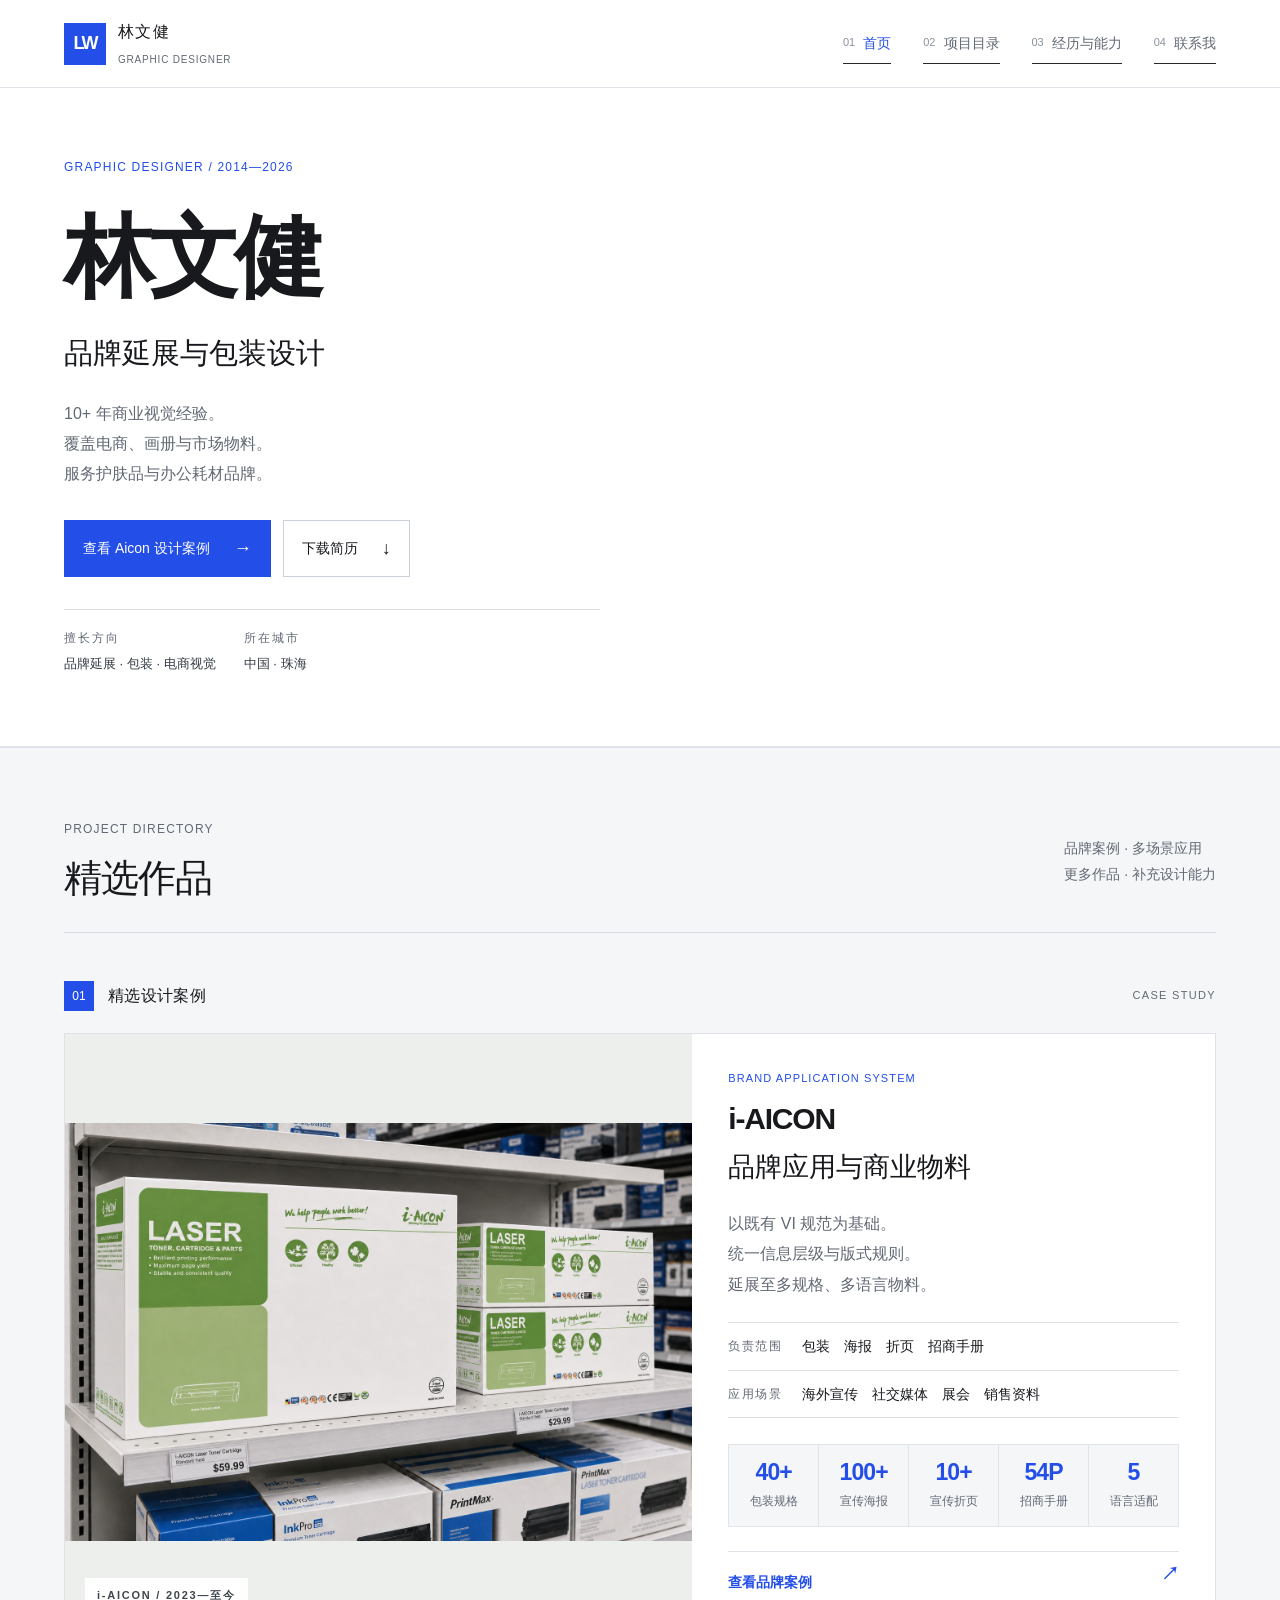
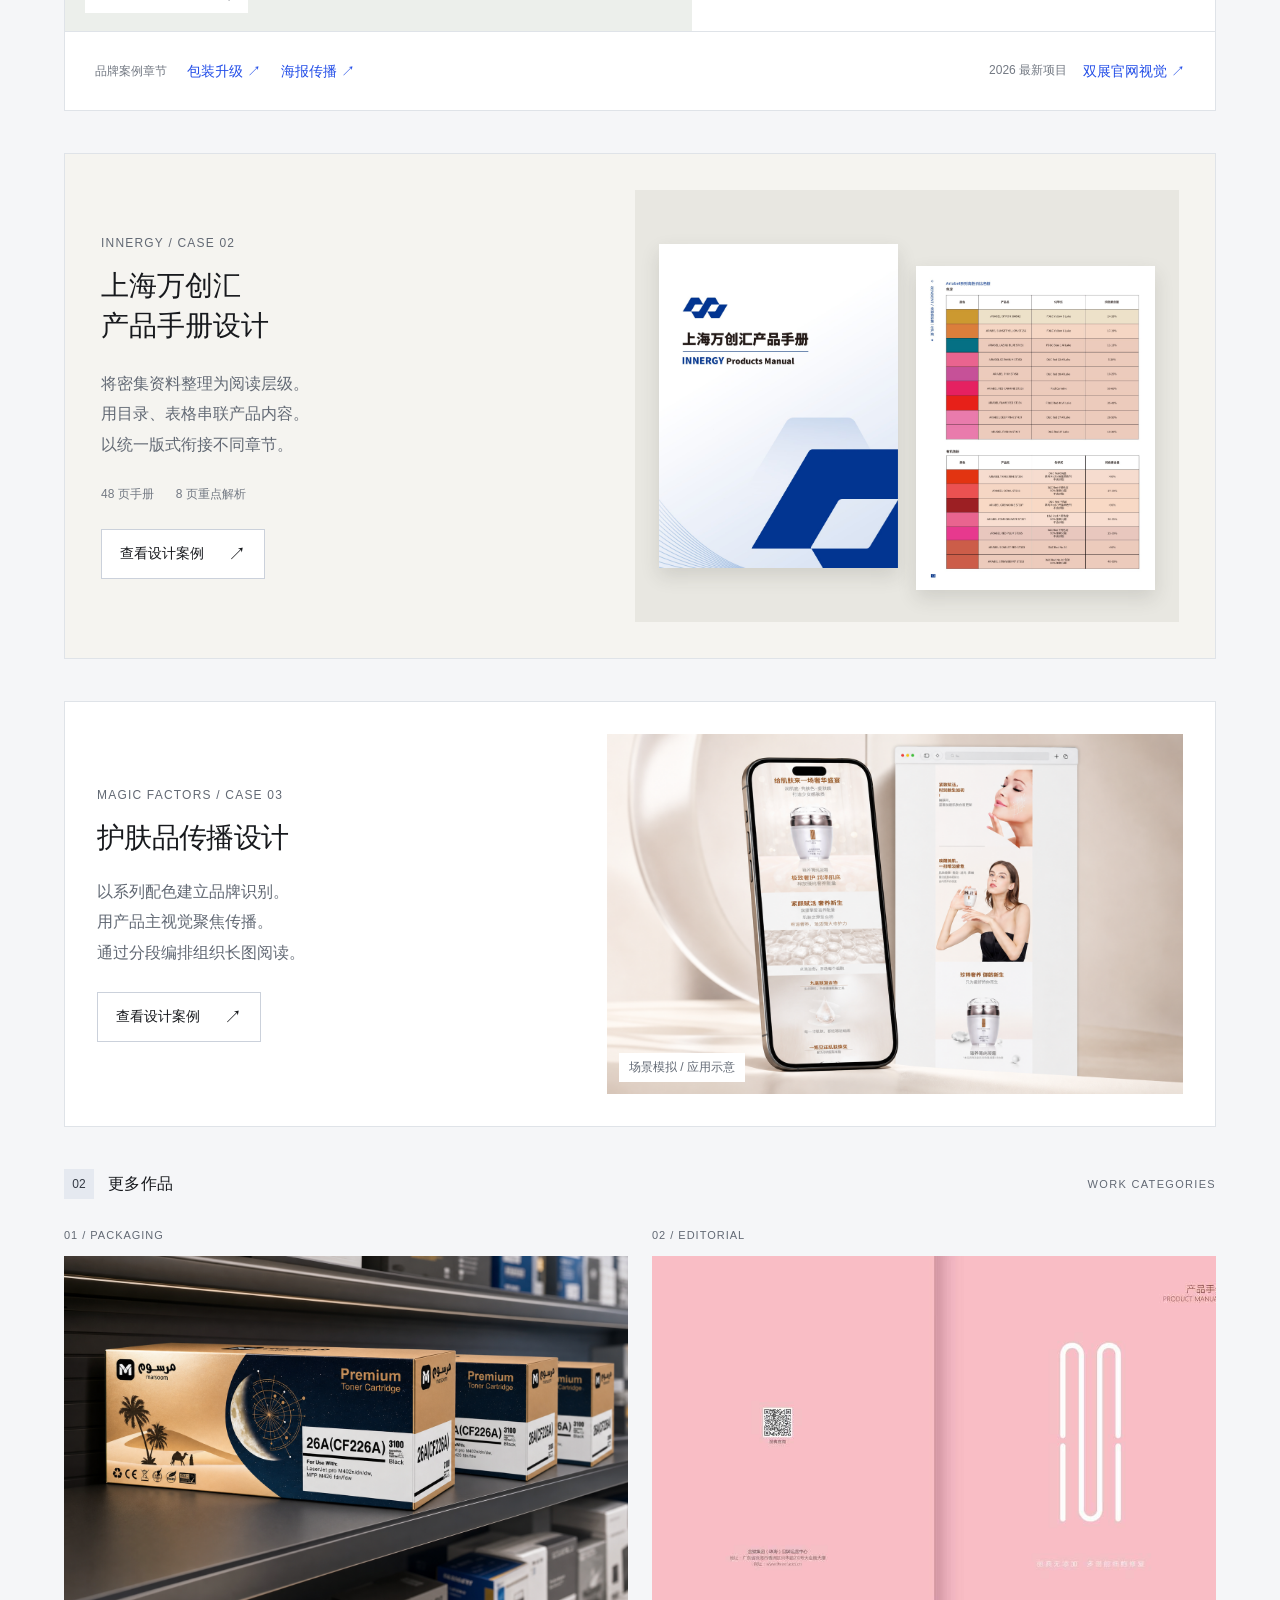
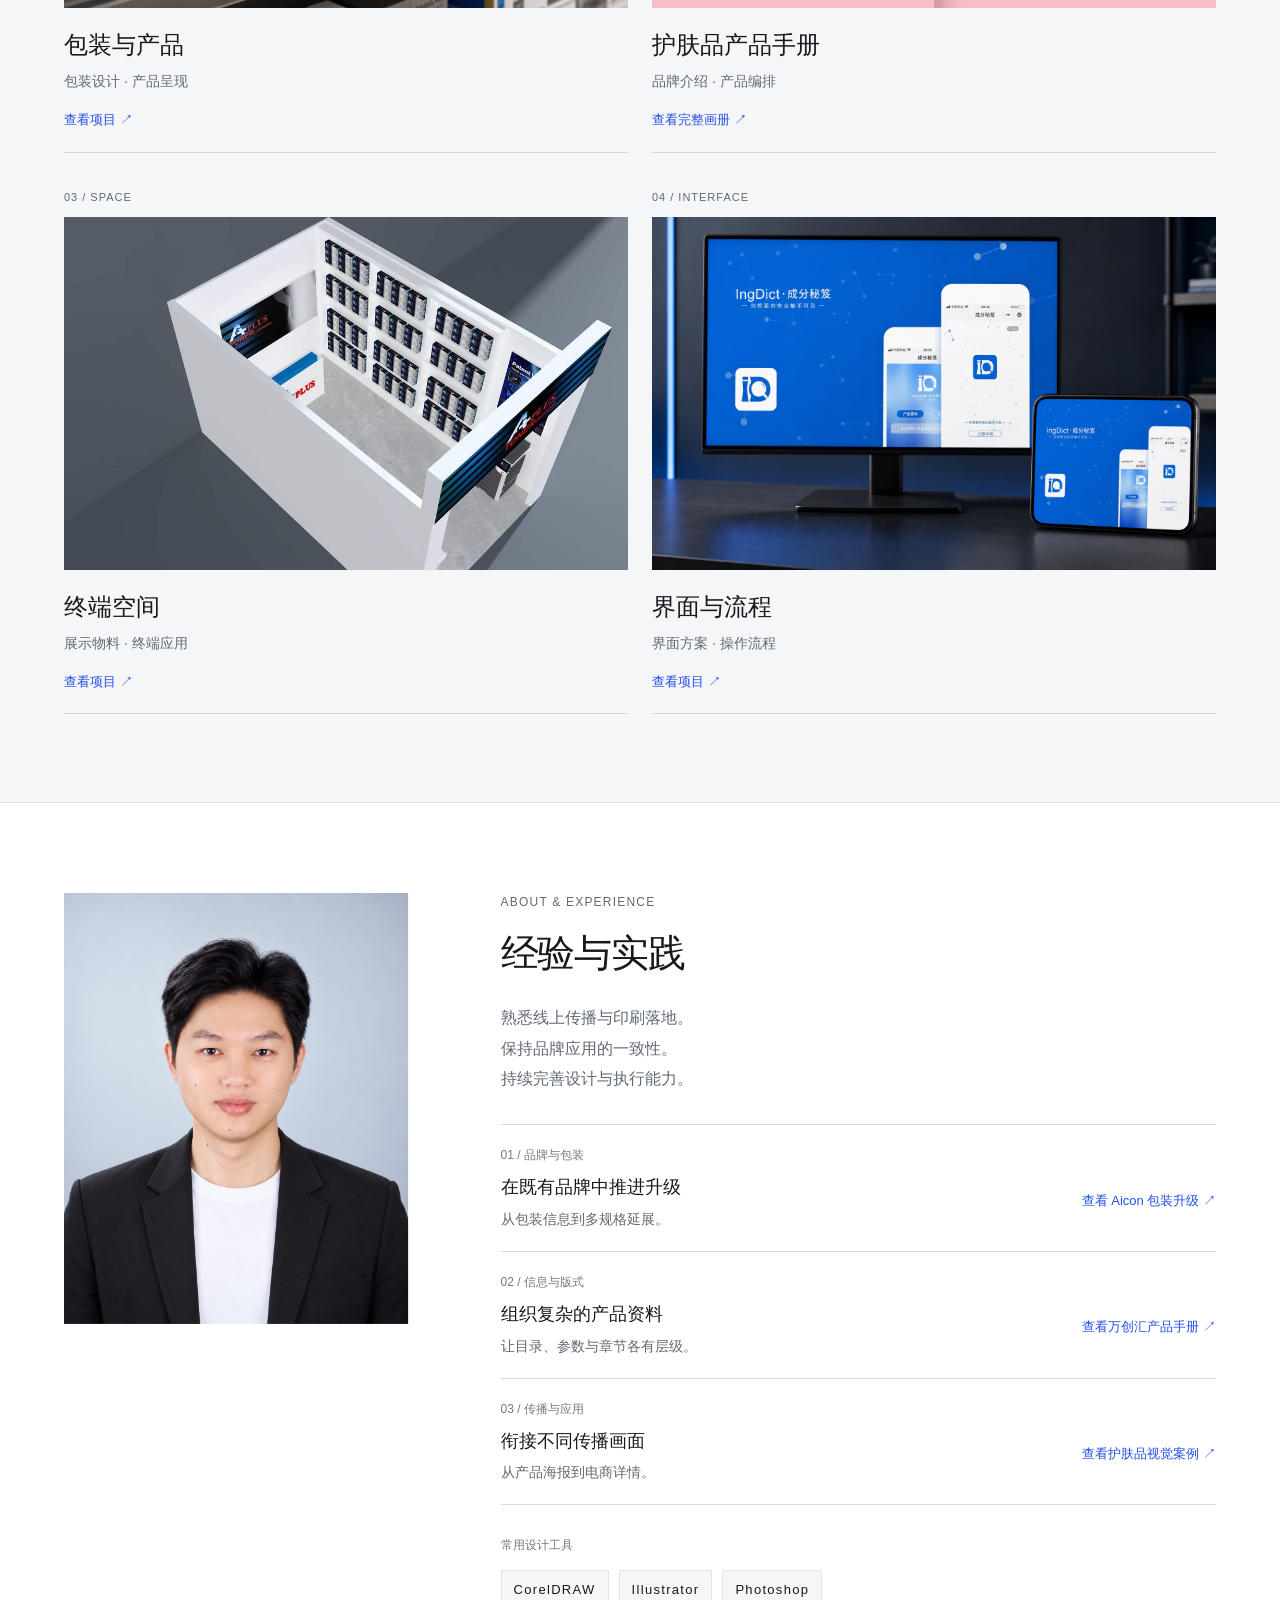
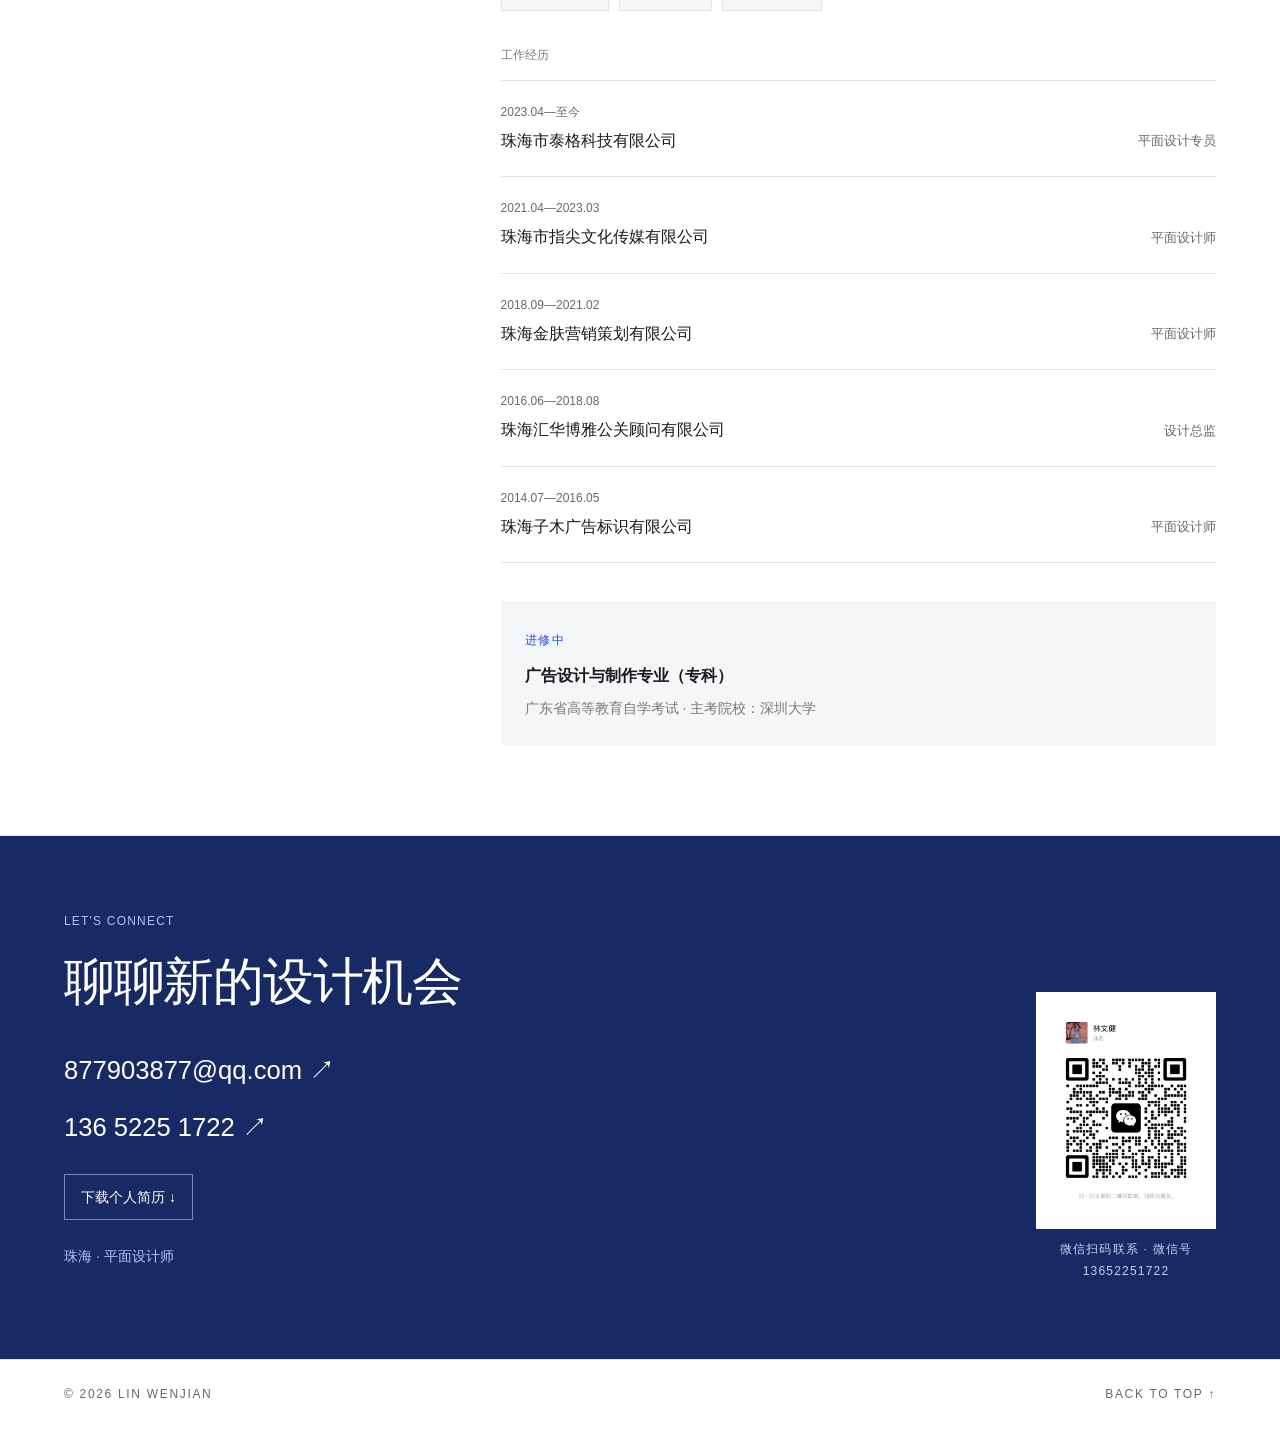
<file: index.html>
<!doctype html>
<html lang="zh-CN">
<head>
  <meta charset="UTF-8" />
  <meta name="viewport" content="width=device-width,initial-scale=1" />
  <meta name="description" content="林文健，珠海平面设计师，专注品牌延展与包装，10+年商业视觉经验，覆盖电商、画册与市场物料。" />
  <title>林文健｜平面设计师作品集</title>
  <link rel="stylesheet" href="styles.css" />
  <link rel="stylesheet" href="gallery-fix.css" />
  <link rel="stylesheet" href="spacing.css" />
  <link rel="stylesheet" href="aicon-case.css" />
  <link rel="stylesheet" href="redesign.css" />
  <link rel="stylesheet" href="typography.css" />
  <link rel="stylesheet" href="comparison.css" />
  <link rel="stylesheet" href="case-hierarchy.css?v=portrait-v2" />
</head>
<body>
  <div class="site-loader" aria-hidden="true"><div><span>LIN WENJIAN / PORTFOLIO</span><strong>0%</strong><i></i></div></div>
  <div class="scroll-progress" aria-hidden="true"></div>
  <aside class="rail">
    <a class="identity" href="#top"><b>LW</b><span>林文健<small>GRAPHIC DESIGNER</small></span></a>
    <nav aria-label="主导航">
      <a href="#featured"><i>01</i>首页</a>
      <a href="#projects"><i>02</i>项目目录</a>
      <a href="#about"><i>03</i>经历与能力</a>
      <a href="#contact"><i>04</i>联系我</a>
    </nav>
    <div class="rail-foot">
      <p>珠海 · 10+年商业视觉经验<br />品牌延展 / 包装 / 电商 / 画册</p>
      <a href="mailto:877903877@qq.com">GET IN TOUCH ↗</a>
    </div>
  </aside>

  <main id="top">
    <header class="topbar"><span>PORTFOLIO / 2026</span><span><i></i>AVAILABLE IN ZHUHAI</span></header>

    <section class="featured featured-reserved" id="featured">
      <div class="intro">
        <p class="eyebrow">GRAPHIC DESIGNER / 2014—2026</p>
        <h1>林文健</h1>
        <h2>品牌延展与包装设计</h2>
        <p class="summary"><span class="copy-line">10+ 年商业视觉经验。</span><span class="copy-line">覆盖电商、画册与市场物料。</span><span class="copy-line">服务护肤品与办公耗材品牌。</span></p>
        <div class="intro-actions"><button type="button" class="intro-action primary" data-open-aicon>查看 Aicon 设计案例 <i>→</i></button><a class="intro-action" href="assets/profile/林文健简历-20261029.pdf" download>下载简历 <i>↓</i></a></div>
        <div class="intro-meta"><div><span>擅长方向</span>品牌延展 · 包装 · 电商视觉</div><div><span>所在城市</span>中国 · 珠海</div></div>
      </div>
      <div class="hero-reserved" aria-hidden="true"></div>
    </section>

    <section class="project-directory" id="projects">
      <div class="directory-head"><div><p class="eyebrow">PROJECT DIRECTORY</p><h2>精选作品</h2></div><p><span class="copy-line">品牌案例 · 多场景应用</span><span class="copy-line">更多作品 · 补充设计能力</span></p></div>
      <div class="portfolio-level case-level"><span>01</span><div><b>精选设计案例</b><p>从项目背景、负责范围到最终成果，完整呈现长期品牌视觉工作。</p></div><i>CASE STUDY</i></div>
      <section class="aicon-case-group" aria-label="i-AICON 品牌应用与商业物料"><article class="aicon-feature gallery-trigger" data-project="aicon" tabindex="0" role="button" aria-label="查看 i-AICON 品牌商业视觉延展完整案例">
        <div class="aicon-visual">
          <img src="assets/projects/aicon/01-toner-render.png" alt="i-AICON 硒鼓包装升级效果图" />
          <span>i-AICON / 2023—至今</span>
        </div>
        <div class="aicon-copy">
          <p class="eyebrow">BRAND APPLICATION SYSTEM</p>
          <h3><span class="case-brand-name">i-AICON</span><span class="case-title-line">品牌应用与商业物料</span></h3>
          <p class="aicon-lead"><span class="copy-line">以既有 VI 规范为基础。</span><span class="copy-line">统一信息层级与版式规则。</span><span class="copy-line">延展至多规格、多语言物料。</span></p>
          <dl class="aicon-role">
            <div><dt>负责范围</dt><dd><span class="text-item">包装</span><span class="text-item">海报</span><span class="text-item">折页</span><span class="text-item">招商手册</span></dd></div>
            <div><dt>应用场景</dt><dd><span class="text-item">海外宣传</span><span class="text-item">社交媒体</span><span class="text-item">展会</span><span class="text-item">销售资料</span></dd></div>
          </dl>
          <div class="aicon-metrics">
            <div><strong>40+</strong><span>包装规格</span></div>
            <div><strong>100+</strong><span>宣传海报</span></div>
            <div><strong>10+</strong><span>宣传折页</span></div>
            <div><strong>54P</strong><span>招商手册</span></div>
            <div><strong>5</strong><span>语言适配</span></div>
          </div>
          <b class="aicon-enter">查看品牌案例 <i>↗</i></b>
        </div>
      </article>
      <div class="aicon-case-shortcuts"><div><span>品牌案例章节</span><button type="button" data-aicon-chapter="case-upgrade">包装升级 ↗</button><button type="button" data-aicon-chapter="case-poster">海报传播 ↗</button></div><button type="button" class="aicon-latest" data-open-exhibition><span>2026 最新项目</span><strong>双展官网视觉 ↗</strong></button></div></section>
      <article class="editorial-feature"><div><p class="eyebrow">INNERGY / CASE 02</p><h3><span>上海万创汇</span><span>产品手册设计</span></h3><p><span class="copy-line">将密集资料整理为阅读层级。</span><span class="copy-line">用目录、表格串联产品内容。</span><span class="copy-line">以统一版式衔接不同章节。</span></p><div class="editorial-feature-meta"><span>48 页手册</span><span>8 页重点解析</span></div><button type="button" class="intro-action" data-open-wanchuanghui>查看设计案例 <i>↗</i></button></div><button type="button" class="editorial-feature-art" data-open-wanchuanghui aria-label="查看上海万创汇产品手册设计案例"><img src="assets/projects/catalog/wanchuanghui/page-01.jpg" alt="上海万创汇产品手册封面" loading="lazy" /><img src="assets/projects/catalog/wanchuanghui/page-14.jpg" alt="上海万创汇产品手册的色粉资料表格内页" loading="lazy" /></button></article>
      <article class="beauty-feature"><div><p class="eyebrow">MAGIC FACTORS / CASE 03</p><h3>护肤品传播设计</h3><p><span class="copy-line">以系列配色建立品牌识别。</span><span class="copy-line">用产品主视觉聚焦传播。</span><span class="copy-line">通过分段编排组织长图阅读。</span></p><button type="button" class="intro-action" data-open-beauty>查看设计案例 <i>↗</i></button></div><button type="button" class="beauty-feature-image" data-open-beauty aria-label="查看护肤品案例"><img src="assets/projects/beauty-detail/beauty-detail-scene-01.png" alt="护肤品详情页场景模拟" loading="lazy" width="1586" height="992" /><span>场景模拟 / 应用示意</span></button></article>
      <div class="portfolio-level category-level"><span>02</span><div><b>更多作品</b><p>按主要业务能力快速浏览；每个入口仅展示相关代表原稿与延展。</p></div><i>WORK CATEGORIES</i></div>
      <div class="directory-grid">
        <article class="directory-card scene-cover gallery-trigger" data-project="packagingProduct" tabindex="0" aria-label="查看包装与产品视觉代表作品"><span>01 / PACKAGING</span><img src="assets/projects/packaging/packaging-scene-01.png" alt="包装设计零售货架场景模拟" /><div><h3>包装与产品</h3><p>包装设计 · 产品呈现</p><b>查看项目 ↗</b></div></article>
        <article class="directory-card gallery-trigger" data-project="editorialBeauty" tabindex="0" aria-label="查看护肤品产品手册"><span>02 / EDITORIAL</span><img src="assets/projects/catalog/manual-01.jpg" alt="护肤品产品手册封面" loading="lazy" /><div><h3>护肤品产品手册</h3><p>品牌介绍 · 产品编排</p><b>查看完整画册 ↗</b></div></article>
        <article class="directory-card gallery-trigger supplemental" data-project="terminalSpace" tabindex="0" aria-label="查看终端空间物料补充作品"><span>03 / SPACE</span><img src="assets/projects/space/space-01.jpg" alt="终端空间物料项目封面" /><div><h3>终端空间</h3><p>展示物料 · 终端应用</p><b>查看项目 ↗</b></div></article>
        <article class="directory-card scene-cover gallery-trigger supplemental" data-project="interfaceFlow" tabindex="0" aria-label="查看界面与流程展示补充作品"><span>04 / INTERFACE</span><img src="assets/projects/ui/ui-scene-01.png" alt="界面设计电脑与手机设备场景模拟" /><div><h3>界面与流程</h3><p>界面方案 · 操作流程</p><b>查看项目 ↗</b></div></article>
      </div>
    </section>

    <section class="about" id="about">
      <div class="portrait" role="img" aria-label="林文健个人照片"></div>
      <div class="about-content"><p class="eyebrow">ABOUT & EXPERIENCE</p><h2>经验与实践</h2><p class="about-lead"><span class="copy-line">熟悉线上传播与印刷落地。</span><span class="copy-line">保持品牌应用的一致性。</span><span class="copy-line">持续完善设计与执行能力。</span></p>
        <div class="ability-evidence" aria-label="设计能力与案例"><button type="button" data-aicon-chapter="case-upgrade"><span>01 / 品牌与包装</span><strong>在既有品牌中推进升级</strong><p>从包装信息到多规格延展。</p><b>查看 Aicon 包装升级 ↗</b></button><button type="button" data-open-wanchuanghui><span>02 / 信息与版式</span><strong>组织复杂的产品资料</strong><p>让目录、参数与章节各有层级。</p><b>查看万创汇产品手册 ↗</b></button><button type="button" data-open-beauty><span>03 / 传播与应用</span><strong>衔接不同传播画面</strong><p>从产品海报到电商详情。</p><b>查看护肤品视觉案例 ↗</b></button></div><p class="experience-label">常用设计工具</p><div class="skills"><span>CorelDRAW</span><span>Illustrator</span><span>Photoshop</span></div>
        <p class="experience-label">工作经历</p><div class="timeline">
          <div><time>2023.04—至今</time><h3>珠海市泰格科技有限公司</h3><p>平面设计专员</p></div>
          <div><time>2021.04—2023.03</time><h3>珠海市指尖文化传媒有限公司</h3><p>平面设计师</p></div>
          <div><time>2018.09—2021.02</time><h3>珠海金肤营销策划有限公司</h3><p>平面设计师</p></div>
          <div><time>2016.06—2018.08</time><h3>珠海汇华博雅公关顾问有限公司</h3><p>设计总监</p></div>
          <div><time>2014.07—2016.05</time><h3>珠海子木广告标识有限公司</h3><p>平面设计师</p></div>
        </div>
        <div class="education"><span>进修中</span><h3>广告设计与制作专业（专科）</h3><p>广东省高等教育自学考试 · 主考院校：深圳大学</p></div>
      </div>
    </section>

    <section class="contact" id="contact"><div><p class="eyebrow">LET'S CONNECT</p><h2>聊聊新的设计机会</h2><div class="contact-actions"><a href="mailto:877903877@qq.com">877903877@qq.com ↗</a><a href="tel:13652251722">136 5225 1722 ↗</a><a class="resume-link" href="assets/profile/林文健简历-20261029.pdf" download>下载个人简历 ↓</a></div><p>珠海 · 平面设计师</p></div><figure><img src="assets/profile/wechat.jpg" alt="林文健微信二维码" loading="lazy" decoding="async" /><figcaption>微信扫码联系 · 微信号 13652251722</figcaption></figure></section>
    <footer><span>© 2026 LIN WENJIAN</span><a href="#top">BACK TO TOP ↑</a></footer>
  </main>

  <dialog class="beauty-study" aria-labelledby="beauty-title">
    <header class="beauty-toolbar"><span>CASE STUDY / 03</span><button type="button" data-close-beauty aria-label="关闭护肤品案例">关闭 ×</button></header>
    <div class="beauty-body">
      <div class="beauty-heading"><p class="eyebrow">MAGIC FACTORS / 丽典</p><h2 id="beauty-title">护肤品视觉设计</h2><p><span class="copy-line">护肤品系列视觉</span><span class="copy-line">产品海报 · 电商详情设计</span></p></div>
      <figure class="beauty-scene"><img src="assets/projects/beauty-detail/beauty-detail-scene-01.png" alt="丽典护肤品详情页在手机与网页中的应用示意" loading="lazy" width="1586" height="992" /><figcaption>应用示意 · 场景模拟，非实际上线截图</figcaption></figure>
      <section class="beauty-chapter"><div><span>01 / COMMUNICATION</span><h3>传播任务</h3></div><div><p>海报集中呈现产品、主题与品牌识别，让单个产品先被看见；详情页则把产品展示、成分信息与使用感受分段展开。</p><p>这个案例选取同品牌的海报与详情页作品，拆解两种载体的信息层级与视觉表达。</p><dl class="beauty-facts"><div><dt>作品范围</dt><dd>产品海报 / 电商详情页</dd></div><div><dt>展示重点</dt><dd>产品主视觉 / 系列识别 / 长图编排</dd></div></dl></div></section>
      <section class="beauty-chapter"><div><span>02 / VISUAL LANGUAGE</span><h3>系列识别</h3></div><div><p>两张海报都保留品牌标识、上方主题和下方产品主体。精华液以粉色、织物与柔和高光呈现；精华油则使用黄绿对比、油滴与植物元素。</p><p>统一的是阅读次序；变化的是背景色彩与辅助元素。产品始终占据画面的主要位置。</p></div></section>
      <div class="beauty-posters"><figure><button type="button" data-beauty-zoom="assets/projects/beauty-poster/beauty-poster-03.jpg" aria-label="放大查看精华液海报"><img src="assets/projects/beauty-poster/beauty-poster-03.jpg" alt="精华液海报：粉色背景、柔软织物与居中的产品" loading="lazy" width="1200" height="1800" /></button><figcaption>九肽肌底修护精华液 · 海报原稿 ↗</figcaption></figure><figure><button type="button" data-beauty-zoom="assets/projects/beauty-poster/beauty-poster-05.jpg" aria-label="放大查看精华油海报"><img src="assets/projects/beauty-poster/beauty-poster-05.jpg" alt="精华油海报：黄绿配色、油滴与植物元素" loading="lazy" width="1200" height="1800" /></button><figcaption>绿榄精华油 · 海报原稿 ↗</figcaption></figure></div>
      <section class="beauty-chapter"><div><span>03 / READING FLOW</span><h3>阅读顺序</h3></div><div><p>面霜详情页从产品主视觉开始，依次展开成分、质地、人物与使用场景，最后回到产品。浅色背景贯穿页面，棕金色标题标记每段重点。</p><ol class="beauty-flow"><li><b>产品亮相</b><span>先建立产品与主题印象</span></li><li><b>信息展开</b><span>用独立段落承接成分与质地内容</span></li><li><b>场景切换</b><span>人物画面调节长图阅读节奏</span></li><li><b>产品收尾</b><span>回到包装与品牌识别</span></li></ol></div></section>
      <details class="beauty-detail"><summary>展开完整详情页原稿 <span>点击展开 / 收起 ↓</span></summary><img src="assets/projects/beauty-detail/beauty-detail-01.jpg" alt="面霜详情页完整原稿，从产品首屏到成分、人物与产品收尾" loading="lazy" width="1200" height="11760" /></details>
      <div class="beauty-end"><p>继续查看这一系列的其他海报与详情页。</p><div><button type="button" class="intro-action primary" data-project="beautyCommerce">浏览全部原稿 ↗</button><button type="button" class="intro-action" data-close-beauty>返回作品集</button></div></div>
    </div>
  </dialog>
  <dialog class="wanchuanghui-study" aria-labelledby="wanchuanghui-title">
    <header class="wc-toolbar"><span>INNERGY / CASE 02</span><button type="button" data-close-wanchuanghui aria-label="关闭万创汇画册案例">关闭 ×</button></header>
    <div class="wc-body">
      <div class="wc-intro"><div><p class="eyebrow">EDITORIAL DESIGN / 2026</p><h2 id="wanchuanghui-title"><span>上海万创汇</span><span>产品手册设计</span></h2><p><span class="copy-line">48 页，承载不同供应商资料。</span><span class="copy-line">从目录定位，到产品信息查阅。</span><span class="copy-line">让内容密集，阅读仍有秩序。</span></p><dl class="wc-facts"><div><dt>内容类型</dt><dd>公司介绍 · 原料与产品资料</dd></div><div><dt>案例重点</dt><dd>信息层级 · 表格编排 · 章节衔接</dd></div></dl></div><figure><button type="button" data-editorial-zoom="assets/projects/catalog/wanchuanghui/page-01.jpg" aria-label="放大查看封面与手册识别"><img src="assets/projects/catalog/wanchuanghui/page-01.jpg" alt="上海万创汇产品手册：封面与手册识别" loading="lazy" /></button><figcaption><span>PDF 01</span><b>封面与手册识别</b><span aria-hidden="true">↗</span></figcaption></figure></div>
      <nav class="wc-nav" aria-label="万创汇案例章节"><button type="button" data-wc-section="wc-structure">01 目录组织</button><button type="button" data-wc-section="wc-tables">02 表格编排</button><button type="button" data-wc-section="wc-continuity">03 章节衔接</button></nav>
      <section class="wc-chapter" id="wc-structure"><div class="wc-chapter-copy"><div><span>01 / STRUCTURE</span><h3>先定位，再阅读</h3></div><p><span class="copy-line">公司介绍建立业务背景。</span><span class="copy-line">目录按供应商划分内容。</span><span class="copy-line">名称、说明与页码各有层级。</span></p></div><div class="wc-page-grid"><figure><button type="button" data-editorial-zoom="assets/projects/catalog/wanchuanghui/page-02.jpg" aria-label="放大查看公司介绍"><img src="assets/projects/catalog/wanchuanghui/page-02.jpg" alt="上海万创汇产品手册：公司介绍" loading="lazy" /></button><figcaption><span>PDF 02</span><b>公司介绍</b><span aria-hidden="true">↗</span></figcaption></figure><figure><button type="button" data-editorial-zoom="assets/projects/catalog/wanchuanghui/page-03.jpg" aria-label="放大查看目录与页码索引"><img src="assets/projects/catalog/wanchuanghui/page-03.jpg" alt="上海万创汇产品手册：目录与页码索引" loading="lazy" /></button><figcaption><span>PDF 03</span><b>目录与页码索引</b><span aria-hidden="true">↗</span></figcaption></figure></div></section>
      <section class="wc-chapter" id="wc-tables"><div class="wc-chapter-copy"><div><span>02 / INFORMATION</span><h3>让参数易于比较</h3></div><p><span class="copy-line">以表格区分名称与产品说明。</span><span class="copy-line">用底色辅助识别行列。</span><span class="copy-line">色粉资料采用对应的颜色分组。</span></p></div><div class="wc-page-grid"><figure><button type="button" data-editorial-zoom="assets/projects/catalog/wanchuanghui/page-05.jpg" aria-label="放大查看产品名称、成分与介绍"><img src="assets/projects/catalog/wanchuanghui/page-05.jpg" alt="上海万创汇产品手册：产品名称、成分与介绍" loading="lazy" /></button><figcaption><span>PDF 05</span><b>产品名称、成分与介绍</b><span aria-hidden="true">↗</span></figcaption></figure><figure><button type="button" data-editorial-zoom="assets/projects/catalog/wanchuanghui/page-14.jpg" aria-label="放大查看色粉资料与颜色分组"><img src="assets/projects/catalog/wanchuanghui/page-14.jpg" alt="上海万创汇产品手册：色粉资料与颜色分组" loading="lazy" /></button><figcaption><span>PDF 14</span><b>色粉资料与颜色分组</b><span aria-hidden="true">↗</span></figcaption></figure></div></section>
      <section class="wc-chapter" id="wc-continuity"><div class="wc-chapter-copy"><div><span>03 / CONTINUITY</span><h3>统一中保留差异</h3></div><p><span class="copy-line">章节引入页保留品牌差异。</span><span class="copy-line">侧边标识提示当前供应商。</span><span class="copy-line">资料页回到一致的表格结构。</span></p></div><div class="wc-page-grid"><figure><button type="button" data-editorial-zoom="assets/projects/catalog/wanchuanghui/page-28.jpg" aria-label="放大查看鲜可品牌引入页"><img src="assets/projects/catalog/wanchuanghui/page-28.jpg" alt="上海万创汇产品手册：鲜可品牌引入页" loading="lazy" /></button><figcaption><span>PDF 28</span><b>鲜可品牌引入页</b><span aria-hidden="true">↗</span></figcaption></figure><figure><button type="button" data-editorial-zoom="assets/projects/catalog/wanchuanghui/page-36.jpg" aria-label="放大查看天赐品牌引入页"><img src="assets/projects/catalog/wanchuanghui/page-36.jpg" alt="上海万创汇产品手册：天赐品牌引入页" loading="lazy" /></button><figcaption><span>PDF 36</span><b>天赐品牌引入页</b><span aria-hidden="true">↗</span></figcaption></figure></div><div class="wc-detail-row"><figure><button type="button" data-editorial-zoom="assets/projects/catalog/wanchuanghui/page-43.jpg" aria-label="放大查看跨章节的资料编排"><img src="assets/projects/catalog/wanchuanghui/page-43.jpg" alt="上海万创汇产品手册：跨章节的资料编排" loading="lazy" /></button><figcaption><span>PDF 43</span><b>跨章节的资料编排</b><span aria-hidden="true">↗</span></figcaption></figure><div><p class="eyebrow">DESIGN CAPABILITY</p><h3>从单页到整本</h3><p><span class="copy-line">组织多来源的信息内容。</span><span class="copy-line">区分展示页与查询页。</span><span class="copy-line">保持长篇资料的阅读连续性。</span></p></div></div></section>
      <footer class="wc-end"><div><p>以上为 8 个代表页面。</p><span>完整手册保留原 PDF 的 48 页顺序。</span></div><div><button type="button" class="intro-action primary" data-project="editorialWanchuanghui">浏览完整 48 页 ↗</button><button type="button" class="intro-action" data-close-wanchuanghui>返回作品集</button></div></footer>
    </div>
  </dialog>
  <dialog class="lightbox"><button aria-label="关闭大图">×</button><img alt="作品大图预览" /></dialog>
  <dialog class="aicon-study" aria-labelledby="aicon-study-title">
    <header class="study-topbar">
      <div><span>CASE STUDY 01</span><b id="aicon-study-title">i-AICON / BRAND APPLICATION SYSTEM</b></div>
      <div class="study-progress"><i></i></div>
      <button class="study-close" aria-label="关闭 Aicon 案例">×</button>
    </header>
    <div class="study-scroll">
      <aside class="study-nav" aria-label="Aicon 案例章节">
        <p>PROJECT INDEX</p>
        <button class="active" data-target="case-overview"><i>01</i>项目概览</button>
        <button data-target="case-upgrade"><i>02</i>包装升级</button>
        <button data-target="case-packaging"><i>03</i>包装系统</button>
        <button data-target="case-poster"><i>04</i>海报传播</button>
        <button data-target="case-collateral"><i>05</i>销售物料</button>
        <button data-target="case-manual"><i>06</i>招商手册</button>
        <button data-target="case-exhibition"><i>07</i>2026 双展视觉</button>
        <button data-target="case-summary"><i>08</i>项目成果</button>
      </aside>
      <div class="study-content">
        <section class="study-hero study-hero--text case-section" id="case-overview">
          <div class="study-hero-copy">
            <p>2023.04—至今 · 长期品牌视觉维护</p>
            <h2>品牌应用与商业物料</h2>
            <p class="study-hero-lead">i-AICON 是办公耗材品牌。在既有 VI 规范基础上，我持续负责包装、海报、宣传折页与招商手册等物料。核心工作不是重做品牌，而是统一信息层级、建立可复用版式，并适配不同产品规格、语言和销售场景。</p>
            <div class="study-meta"><span>设计内容</span><b>包装升级 / 版式系统 / 海外宣传与销售物料</b><span>项目条件</span><b>既有 VI / 多规格 / 多语言 / 高频需求</b></div>
          </div>
          <div class="study-process"><span>WORKFLOW</span><ol><li>零散高频需求</li><li>统一信息与版式规则</li><li>延展至包装、宣传与招商资料</li></ol></div>
          <div class="study-metrics">
            <div><strong data-value="40" data-suffix="+">0</strong><span>包装规格</span></div>
            <div><strong data-value="100" data-suffix="+">0</strong><span>宣传海报</span></div>
            <div><strong data-value="10" data-suffix="+">0</strong><span>宣传折页</span></div>
            <div><strong data-value="54" data-suffix="P">0</strong><span>招商手册</span></div>
            <div><strong data-value="5" data-suffix="种">0</strong><span>语言适配</span></div>
          </div>
        </section>

        <section class="case-section study-section" id="case-upgrade">
          <div class="chapter-head"><span>02 / PACKAGING UPGRADE</span><h2>包装升级</h2><p>在不改变既有品牌识别的前提下，重新整理产品类别、核心卖点、认证信息与安装说明，让同一结构可以继续适配不同型号和尺寸。</p></div>
          <div class="comparison-panel">
            <div class="comparison-toolbar"><div><span class="comparison-kicker">DESIGN EVOLUTION</span><h3>包装展开 · 新旧对照</h3></div><div class="comparison-presets" role="group" aria-label="展开图显示方式"><button type="button" data-compare-value="100" aria-pressed="false">旧版</button><button type="button" data-compare-value="50" aria-pressed="true">对比</button><button type="button" data-compare-value="0" aria-pressed="false">新版</button></div></div>
            <div class="comparison" style="--split:50%">
              <div class="comparison-sheet comparison-old"><img src="assets/projects/aicon/03-old-flat.jpg" alt="旧版包装展开图" loading="lazy" width="2356" height="892" /></div>
              <div class="comparison-new"><div class="comparison-sheet"><img src="assets/projects/aicon/04-toner-flat.jpg" alt="新版包装展开图" loading="lazy" width="2299" height="844" /></div></div>
              <span class="compare-label old"><i></i>旧版 <small>BEFORE</small></span><span class="compare-label new"><i></i>新版 <small>AFTER</small></span>
              <i class="compare-line" aria-hidden="true"><span class="compare-handle"><b>‹</b><em></em><b>›</b></span></i>
              <input type="range" min="0" max="100" value="50" step="1" aria-label="拖动比较新旧包装展开图" aria-valuetext="左侧旧版 50%，右侧新版 50%" aria-describedby="comparison-help" />
            </div>
            <div class="comparison-footer"><p id="comparison-help"><span aria-hidden="true">↔</span> 左右拖动，查看设计变化</p><div><button type="button" data-exhibition-zoom="assets/projects/aicon/03-old-flat.jpg" aria-label="放大旧版包装原稿"><span>旧版原稿 ↗</span><img src="assets/projects/aicon/03-old-flat.jpg" alt="旧版包装展开图" hidden /></button><button type="button" data-exhibition-zoom="assets/projects/aicon/04-toner-flat.jpg" aria-label="放大新版包装原稿"><span>新版原稿 ↗</span><img src="assets/projects/aicon/04-toner-flat.jpg" alt="新版包装展开图" hidden /></button></div></div>
          </div>
          <ul class="upgrade-points reveal-case"><li><b>保留</b><span>品牌绿、Logo 与核心识别。</span></li><li><b>调整</b><span>将产品类别、卖点、认证与安装信息划分为稳定区域。</span></li><li><b>延展</b><span>以同一信息骨架适配后续多规格包装。</span></li></ul>
        </section>

        <section class="case-section study-section" id="case-packaging">
          <div class="chapter-head"><span>03 / PACKAGING SYSTEM</span><h2>包装系统</h2><p>以硒鼓包装形成的绿色识别、信息区和认证区为基础，再根据容器形态与运输需求调整结构。以下只展示4类代表，不重复堆满40+规格。</p></div>
          <div class="packaging-grid">
            <article class="packaging-card reveal-case"><figure><img src="assets/projects/aicon/05-ink-render.png" alt="墨水包装应用示意" data-case-zoom /><figcaption><b>墨水包装</b><span>包装应用示意</span></figcaption></figure><button class="flat-preview" type="button"><img src="assets/projects/aicon/06-ink-flat.jpg" alt="墨水包装印刷展开图" data-case-zoom /><span>印刷展开 / 结构与信息落位</span><i>放大 ↗</i></button></article>
            <article class="packaging-card reveal-case"><figure><img src="assets/projects/aicon/07-bottle-render.png" alt="粉筒包装应用示意" data-case-zoom /><figcaption><b>粉筒包装</b><span>包装应用示意</span></figcaption></figure><button class="flat-preview" type="button"><img src="assets/projects/aicon/08-bottle-flat.jpg" alt="粉筒包装印刷展开图" data-case-zoom /><span>印刷展开 / 结构与信息落位</span><i>放大 ↗</i></button></article>
            <article class="packaging-card reveal-case"><figure><img src="assets/projects/aicon/09-ribbon-render.png" alt="色带包装应用示意" data-case-zoom /><figcaption><b>色带包装</b><span>包装应用示意</span></figcaption></figure><button class="flat-preview" type="button"><img src="assets/projects/aicon/09-ribbon-flat.jpg" alt="色带包装印刷展开图" data-case-zoom /><span>印刷展开 / 结构与信息落位</span><i>放大 ↗</i></button></article>
            <article class="packaging-card reveal-case"><figure><img src="assets/projects/aicon/10-carton-render.jpg" data-full="assets/projects/aicon/full/10-carton-render.jpg" alt="运输外箱包装应用示意" data-case-zoom /><figcaption><b>运输外箱</b><span>包装应用示意</span></figcaption></figure><button class="flat-preview" type="button"><img src="assets/projects/aicon/11-carton-flat.jpg" data-full="assets/projects/aicon/full/11-carton-flat.jpg" alt="运输外箱印刷展开图" data-case-zoom /><span>印刷展开 / 结构与信息落位</span><i>放大 ↗</i></button></article>
          </div>
        <button type="button" class="aicon-related-link" data-project="aiconProductVisuals">查看 Aicon 电商产品视觉 ↗</button>
        </section>

        <section class="case-section study-section" id="case-poster">
          <div class="chapter-head"><span>04 / POSTER SYSTEM</span><h2>海报传播</h2><p>针对高频型号宣传，将品牌标识、产品图、型号、卖点和联系信息固定为可复用结构；在统一基础上，再为节日和活动更换主题视觉。</p></div>
          <div class="case-featured-posters"><figure><button type="button" data-exhibition-zoom="assets/projects/aicon/featured-posters/print-more-lightbox.jpg" aria-label="放大展会灯箱原稿"><img src="assets/projects/aicon/featured-posters/print-more-lightbox.jpg" alt="PRINT MORE 展会灯箱原稿" width="4724" height="5906" loading="lazy" /></button><figcaption><b>展会灯箱 / PRINT MORE</b><p>通过纸张堆叠、产品与大字号信息建立远距离阅读重点。</p></figcaption></figure><figure><button type="button" data-exhibition-zoom="assets/projects/aicon/featured-posters/hp-series-launch.jpg" aria-label="放大产品海报原稿"><img src="assets/projects/aicon/featured-posters/hp-series-launch.jpg" alt="HP 系列产品海报原稿" width="2000" height="3000" loading="lazy" /></button><figcaption><b>新品传播 / HP SERIES</b><p>型号、上市提示、产品卖点与实物图构成清晰的信息顺序。</p></figcaption></figure></div><p class="poster-secondary-label">其他型号与活动海报</p>
          <div class="case-grid three">
            <figure class="reveal-case"><img src="assets/projects/aicon/12-poster-cf217.jpg" data-full="assets/projects/aicon/full/12-poster-cf217.jpg" alt="CF217型号海报" data-case-zoom /><figcaption><b>型号海报 A</b><span>固定信息层级</span></figcaption></figure>
            <figure class="reveal-case"><img src="assets/projects/aicon/13-poster-cf258.jpg" data-full="assets/projects/aicon/full/13-poster-cf258.jpg" alt="CF258型号海报" data-case-zoom /><figcaption><b>型号海报 B</b><span>同版式多型号延展</span></figcaption></figure>
            <figure class="reveal-case"><img src="assets/projects/aicon/14-poster-childrens.jpg" data-full="assets/projects/aicon/full/14-poster-childrens.jpg" alt="儿童节节日主题海报" data-case-zoom /><figcaption><b>节日主题</b><span>保留品牌识别</span></figcaption></figure>
          </div>
          <figure class="study-wide reveal-case"><img src="assets/projects/aicon/23-poster-unboxing-mockup.png" alt="Aicon活动海报在海外展会灯箱中的应用场景" data-case-zoom /><figcaption><b>活动海报场景模拟 / 应用示意</b><span>复用产品海报视觉</span></figcaption></figure>
        <button type="button" class="aicon-related-link" data-project="aiconMarketingArchive">浏览全部活动与节日海报 ↗</button>
        </section>

        <section class="case-section study-section" id="case-collateral">
          <div class="chapter-head"><span>05 / SALES COLLATERAL</span><h2>销售物料</h2><p>同一品牌下，信息容量从单页到异形折页变化。我根据产品介绍、认证资料和经销沟通场景重新组织版式，完成语言版本适配，并通过波浪异形裁切强化四折页的识别与阅读节奏。</p></div>
          <figure class="study-wide reveal-case leaflet-feature gallery-trigger" data-project="aiconLeafletFourfold" tabindex="0"><img src="assets/projects/aicon/26-fourfold-mockup.png" alt="Aicon异形四折页桌面印刷成品场景模拟" /><figcaption><b>异形四折页场景模拟 / 应用示意</b><span>波浪裁切 · 四段折线 · 点击查看正反面 ↗</span></figcaption></figure>
          <div class="leaflet-grid">
            <div class="leaflet-column">
              <figure class="reveal-case leaflet-group gallery-trigger" data-project="aiconLeafletCB" tabindex="0"><img src="assets/projects/aicon/15-leaflet-single-front.jpg" alt="CB435A产品单页正面" /><figcaption><b>产品单页</b><span>正反面信息分工 ↗</span></figcaption></figure>
              <figure class="reveal-case leaflet-group gallery-trigger" data-project="aiconLeafletVietnam" tabindex="0"><img src="assets/projects/aicon/22-leaflet-vietnam-front.jpg" alt="越南语产品单页正面" /><figcaption><b>越南语版本</b><span>语言适配 ↗</span></figcaption></figure>
            </div>
            <div class="leaflet-column">
              <figure class="reveal-case leaflet-group gallery-trigger" data-project="aiconLeafletTrifold" tabindex="0"><img src="assets/projects/aicon/16-leaflet-trifold-front.jpg" alt="三折页正面" /><figcaption><b>三折页</b><span>分栏与阅读顺序 ↗</span></figcaption></figure>
            </div>
          </div>
        <button type="button" class="aicon-related-link" data-project="aiconBrandSheets">查看品牌宣传单页 ↗</button>
        </section>

        <section class="case-section study-section" id="case-manual">
          <div class="chapter-head"><span>06 / PARTNERSHIP MANUAL</span><h2>招商手册</h2><p>54P 招商手册涵盖品牌介绍、合作优势、市场支持与全球业务。网站只保留5个代表页面，用来说明从封面到合作信息的阅读路径。</p></div>
          <div class="case-grid two manual-grid">
            <figure class="reveal-case"><img src="assets/projects/aicon/20-manual-01.jpg" alt="招商手册封面" data-case-zoom /><figcaption><b>封面</b><span>建立招商资料识别</span></figcaption></figure>
            <figure class="reveal-case"><img src="assets/projects/aicon/20-manual-10.jpg" alt="招商手册品牌内容页" data-case-zoom /><figcaption><b>品牌介绍</b><span>信息层级</span></figcaption></figure>
            <figure class="reveal-case"><img src="assets/projects/aicon/20-manual-15.jpg" alt="招商手册合作优势页" data-case-zoom /><figcaption><b>合作优势</b><span>卖点整理</span></figcaption></figure>
            <figure class="reveal-case"><img src="assets/projects/aicon/20-manual-20.jpg" alt="招商手册业务内容页" data-case-zoom /><figcaption><b>市场支持</b><span>业务内容</span></figcaption></figure>
            <figure class="reveal-case"><img src="assets/projects/aicon/20-manual-25.jpg" alt="招商手册全球合作页" data-case-zoom /><figcaption><b>全球合作</b><span>收束与行动信息</span></figcaption></figure>
          </div>
          <figure class="study-wide reveal-case manual-scene"><img src="assets/projects/aicon/24-manual-meeting-mockup.png" alt="A4竖版Aicon招商手册用于展会洽谈的场景" loading="lazy" decoding="async" data-case-zoom /><figcaption><b>A4 招商手册场景模拟 / 应用示意</b><span>复用手册原稿</span></figcaption></figure>
        </section>

        <section class="case-section study-section exhibition-chapter" id="case-exhibition"><div class="chapter-head"><span>07 / EXHIBITION CAMPAIGN · 2026</span><h2>双展官网视觉</h2><p>为公司 2026 年珠海展与广交会制作官网 Banner 及邀约海报。三张设计围绕双展主题、参展亮点与邀约信息展开，以品牌绿串联不同版式。</p></div><div class="exhibition-context"><div><b>应用场景</b><span>官网 Banner / 展会邀约</span></div><div><b>设计内容</b><span>主视觉合成 / 信息编排 / 系列延展</span></div><div><b>作品形式</b><span>两张横幅与一张邀约海报</span></div></div><div class="exhibition-originals"><figure><div class="exhibition-caption"><b>01 / 双展主 Banner</b><span>3000 × 975 px</span></div><button type="button" data-exhibition-zoom="assets/projects/aicon/exhibition-2026/dual-exhibition.jpg" aria-label="放大查看双展主 Banner"><img src="assets/projects/aicon/exhibition-2026/dual-exhibition.jpg" alt="双展主 Banner设计稿" width="3000" height="975" loading="lazy" /></button><figcaption>双展主题与展期并列，右侧以两地会展建筑和产品组合呼应参展内容。 <span>查看原图 ↗</span></figcaption></figure><figure><div class="exhibition-caption"><b>02 / 参展亮点 Banner</b><span>3360 × 787 px</span></div><button type="button" data-exhibition-zoom="assets/projects/aicon/exhibition-2026/exhibition-highlights.jpg" aria-label="放大查看参展亮点 Banner"><img src="assets/projects/aicon/exhibition-2026/exhibition-highlights.jpg" alt="参展亮点 Banner设计稿" width="3360" height="787" loading="lazy" /></button><figcaption>以展位效果图、人物与绿色曲线组织参展亮点，延续品牌视觉。 <span>查看原图 ↗</span></figcaption></figure><figure><div class="exhibition-caption"><b>03 / 双展邀约海报</b><span>3000 × 1687 px</span></div><button type="button" data-exhibition-zoom="assets/projects/aicon/exhibition-2026/exhibition-invitation.jpg" aria-label="放大查看双展邀约海报"><img src="assets/projects/aicon/exhibition-2026/exhibition-invitation.jpg" alt="双展邀约海报设计稿" width="3000" height="1687" loading="lazy" /></button><figcaption>以展会名称为核心层级，配合城市建筑与产品线稿呈现邀请信息。 <span>查看原图 ↗</span></figcaption></figure></div><p class="exhibition-note">设计稿展示：保留原稿中的日期、展位与文案；亮点图中的广交会展位标注为 Pending。</p></section>
        <section class="case-section study-summary" id="case-summary">
          <span>08 / PROJECT OUTCOMES</span><h2>持续延展的设计体系</h2>
          <p>这个项目体现的不是一次性风格创作，而是在既有品牌体系中持续解决真实需求：先明确规则，再完成高频物料，并保留足够弹性适配不同规格、语言与渠道。</p>
          <div><b>统一：包装与宣传物料使用更稳定的信息层级</b><b>延展：同一品牌语言覆盖包装、海报、折页与手册</b><b>适配：支持多规格、多语言与不同销售场景</b></div>
          <button class="study-back">返回作品目录 ↑</button>
        </section>
      </div>
    </div>
  </dialog>
  <dialog class="project-gallery">
    <header><div><p class="gallery-count" aria-live="polite" aria-atomic="true">PROJECT GALLERY</p><h2></h2><span class="gallery-description"></span></div><button class="gallery-close" aria-label="关闭项目详情">×</button></header>
    <div class="gallery-stage"><button class="gallery-prev" aria-label="上一张">←</button><img alt="项目延伸图片" /><button class="gallery-next" aria-label="下一张">→</button></div>
    <p class="gallery-guidance">点击图片放大 · 左右箭头翻页 · Esc 返回</p>
    <div class="gallery-thumbs" aria-label="项目图片缩略图"></div>
  </dialog>
  <dialog class="zoom-viewer" aria-label="作品细节放大查看">
    <div class="zoom-toolbar"><span>滚轮缩放 · 按住拖动查看细节</span><b class="zoom-level">100%</b><button class="zoom-reset">恢复</button><button class="zoom-close" aria-label="关闭放大查看">×</button></div>
    <div class="zoom-canvas"><img alt="作品细节放大查看" /></div>
  </dialog>
  <script src="script.js"></script>
  <script src="image-zoom.js"></script>
  <script src="v2.js"></script>
  <script src="beauty-case.js"></script>
  <script src="exhibition-case.js"></script>
  <script src="editorial-case.js"></script>
  <script src="comparison.js"></script>
</body>
</html>
</file>
<file: styles.css>
:root{--bg:#111211;--panel:#181918;--panel2:#20211f;--ink:#f2f0e9;--muted:#92938e;--line:#30312f;--lime:#c9f24a;--rail:270px}*{box-sizing:border-box}html{scroll-behavior:smooth}body{margin:0;background:var(--bg);color:var(--ink);font-family:Arial,"Microsoft YaHei","PingFang SC",sans-serif;-webkit-font-smoothing:antialiased}img{display:block;max-width:100%}a{color:inherit;text-decoration:none}.rail{position:fixed;inset:0 auto 0 0;width:var(--rail);padding:35px 30px 28px;border-right:1px solid var(--line);background:#0e0f0e;display:flex;flex-direction:column;z-index:20}.identity{display:flex;align-items:center;gap:13px}.identity>b{width:43px;height:43px;border:1px solid #555;display:grid;place-items:center;font-family:Georgia,serif;font-size:17px}.identity>span{font-size:14px;letter-spacing:.16em}.identity small{display:block;margin-top:5px;color:#777;font-size:8px;letter-spacing:.18em}.rail nav{margin-top:88px;display:grid}.rail nav a{display:grid;grid-template-columns:30px 1fr;padding:12px 0;border-bottom:1px solid #262726;color:#777;font-size:11px;letter-spacing:.08em}.rail nav a:hover{color:#fff}.rail nav i{font-style:normal;color:var(--lime)}.rail-foot{margin-top:auto}.rail-foot p{color:#777;font-size:10px;line-height:1.8}.rail-foot a{display:inline-block;margin-top:12px;padding-bottom:4px;border-bottom:1px solid var(--lime);font-size:10px;letter-spacing:.1em}main{margin-left:var(--rail);min-width:0}.topbar{height:78px;padding:0 44px;display:flex;align-items:center;justify-content:space-between;border-bottom:1px solid var(--line);color:#777;font-size:9px;letter-spacing:.16em}.topbar span:last-child{display:flex;align-items:center;gap:8px}.topbar i{width:7px;height:7px;border-radius:50%;background:var(--lime)}.featured{min-height:760px;display:grid;grid-template-columns:42% 58%;border-bottom:1px solid var(--line)}.intro{padding:70px 46px 42px;display:flex;flex-direction:column}.eyebrow{margin:0 0 25px;color:var(--lime);font-size:9px;letter-spacing:.22em;font-weight:700}.intro h1{margin:0;font:400 clamp(65px,7vw,118px)/.82 Georgia,serif;letter-spacing:-.07em}.intro h2{margin:30px 0 0;font-size:21px;font-weight:500;line-height:1.5}.summary{max-width:470px;margin:25px 0 0;color:var(--muted);font-size:13px;line-height:1.9}.intro-meta{margin-top:auto;padding-top:35px;border-top:1px solid var(--line);display:grid;grid-template-columns:1fr 1fr;gap:22px;font-size:11px}.intro-meta span{display:block;margin-bottom:9px;color:#696a66;font-size:8px;letter-spacing:.18em}.feature-cover{position:relative;margin:0;background:#261d12;display:grid;place-items:center;overflow:hidden}.feature-cover>img{width:100%;height:100%;object-fit:contain}.project-number{position:absolute;top:26px;left:28px;padding:8px 10px;background:var(--lime);color:#101110;font-size:9px;font-weight:800;letter-spacing:.1em}.feature-caption{position:absolute;left:0;right:0;bottom:0;padding:65px 28px 25px;background:linear-gradient(transparent,rgba(0,0,0,.85));display:flex;align-items:end;justify-content:space-between}.feature-caption h3{margin:0 0 7px;font:400 28px Georgia,serif}.feature-caption p{margin:0;color:#c8c8c4;font-size:10px;letter-spacing:.08em}.feature-caption button{width:46px;height:46px;border:1px solid #aaa;border-radius:50%;background:transparent;color:#fff;font-size:19px;cursor:pointer}.project-index,.archive,.about,.contact{padding:110px 45px}.section-title{display:flex;justify-content:space-between;align-items:end;margin-bottom:45px}.section-title h2,.archive-head h2,.about h2,.contact h2{margin:0;font:400 clamp(45px,5vw,76px)/1 Georgia,serif;letter-spacing:-.04em}.section-title>p{max-width:430px;color:var(--muted);font-size:12px;line-height:1.9}.project-grid{display:grid;grid-template-columns:1.15fr .85fr;gap:16px}.project-card{position:relative;background:var(--panel);overflow:hidden}.project-card.horizontal{grid-column:1/-1}.project-card>span{position:absolute;z-index:2;top:16px;left:16px;padding:8px 10px;background:#101110;font-size:8px;letter-spacing:.14em}.project-card img{width:100%;height:auto;object-fit:contain;background:#222}.project-card>div{padding:19px 20px 22px}.project-card h3{margin:0 0 6px;font:400 21px Georgia,serif}.project-card p{margin:0;color:var(--muted);font-size:10px;letter-spacing:.08em}.archive{border-top:1px solid var(--line);background:#0d0e0d}.archive-head{display:flex;align-items:end;justify-content:space-between;margin-bottom:35px}.archive-head>p{color:#686965;font-size:8px;letter-spacing:.17em}.filters{display:flex;gap:6px;flex-wrap:wrap;margin-bottom:28px}.filters button{padding:9px 13px;border:1px solid var(--line);background:transparent;color:#888;font-size:9px;cursor:pointer}.filters button.active,.filters button:hover{background:var(--lime);border-color:var(--lime);color:#111}.wall{display:grid;grid-template-columns:repeat(3,minmax(0,1fr));gap:12px;align-items:start}.tile{margin:0;background:var(--panel);border:1px solid #242524;cursor:zoom-in;position:relative;overflow:hidden}.tile.wide{grid-column:span 2}.tile.hidden{display:none}.tile img{width:100%;height:auto;object-fit:contain;background:#191a19}.tile figcaption{position:absolute;left:0;right:0;bottom:0;padding:50px 15px 13px;background:linear-gradient(transparent,rgba(0,0,0,.85));display:flex;justify-content:space-between;align-items:end;opacity:0;transition:.25s}.tile:hover figcaption{opacity:1}.tile b{font-size:11px}.tile figcaption span{color:#bbb;font-size:7px;letter-spacing:.14em}.about{display:grid;grid-template-columns:minmax(270px,.7fr) 1.3fr;gap:80px;background:#171817;border-top:1px solid var(--line)}.portrait{position:sticky;top:30px;aspect-ratio:3/4;background-image:url('assets/profile/resume-page.jpg');background-size:465%;background-position:4.5% 3%;background-repeat:no-repeat}.about h2{margin-bottom:25px}.about-lead{max-width:680px;color:var(--muted);font-size:13px;line-height:1.9}.skills{display:flex;gap:7px;flex-wrap:wrap;margin:35px 0 60px}.skills span{padding:10px 13px;border:1px solid var(--line);font-size:9px;letter-spacing:.1em}.timeline{border-top:1px solid var(--line)}.timeline>div{display:grid;grid-template-columns:150px 1fr auto;gap:18px;padding:21px 0;border-bottom:1px solid var(--line);align-items:center}.timeline time,.timeline p{color:#777;font-size:9px}.timeline h3{margin:0;font-size:12px;font-weight:500}.timeline p{margin:0}.education{margin-top:38px;padding:25px;border:1px solid var(--line)}.education>span{color:var(--lime);font-size:8px;letter-spacing:.15em}.education h3{margin:10px 0 7px;font-size:14px}.education p{margin:0;color:#777;font-size:10px}.contact{min-height:600px;display:grid;grid-template-columns:1fr 230px;gap:70px;align-items:center;border-top:1px solid var(--line)}.contact h2{font-size:clamp(56px,7vw,110px);margin-bottom:48px}.contact>div>a{font-size:clamp(25px,3.5vw,48px);border-bottom:1px solid #777}.contact>div>p:last-child{color:#777;font-size:10px}.contact figure{margin:0}.contact figure img{background:#fff}.contact figcaption{text-align:center;margin-top:10px;color:#777;font-size:9px;letter-spacing:.1em}footer{padding:26px 45px;border-top:1px solid var(--line);display:flex;justify-content:space-between;color:#666;font-size:8px;letter-spacing:.14em}.lightbox{width:min(94vw,1300px);max-height:94vh;border:0;padding:0;background:transparent;overflow:visible}.lightbox::backdrop{background:rgba(0,0,0,.96)}.lightbox img{max-height:92vh;margin:auto;object-fit:contain}.lightbox button{position:fixed;right:20px;top:15px;width:45px;height:45px;border:0;background:#fff;font-size:27px;cursor:pointer}
@media(max-width:950px){:root{--rail:0px}.rail{position:relative;width:auto;height:auto;padding:20px 22px}.rail nav,.rail-foot{display:none}main{margin:0}.featured{grid-template-columns:1fr}.intro{min-height:600px}.feature-cover{min-height:680px}.wall{grid-template-columns:1fr 1fr}.about{grid-template-columns:1fr}.portrait{position:relative;max-width:430px}.timeline>div{grid-template-columns:1fr}.contact{grid-template-columns:1fr}.contact figure{width:210px}}
@media(max-width:580px){.topbar{padding:0 20px}.featured{min-height:0}.intro{min-height:610px;padding:60px 22px 35px}.feature-cover{min-height:auto}.feature-cover>img{height:auto}.feature-caption{position:relative;padding:20px;background:#111}.project-index,.archive,.about,.contact{padding:80px 20px}.section-title{display:block}.section-title>p{margin-top:22px}.project-grid,.wall{grid-template-columns:1fr}.project-card.horizontal,.tile.wide{grid-column:auto}.archive-head{display:block}.archive-head>p{margin-top:15px}.tile figcaption{position:relative;opacity:1;padding:13px;background:#181918}.about{gap:45px}.contact{min-height:520px}.contact h2{font-size:52px}.contact>div>a{font-size:23px}footer{padding:24px 20px}}
@media(prefers-reduced-motion:reduce){html{scroll-behavior:auto}}
.project-gallery[open]{display:grid;grid-template-rows:96px minmax(0,1fr) 106px;overflow:hidden}.project-gallery>header{height:auto;min-height:0;padding:16px 28px}.gallery-stage{height:auto;min-height:0;overflow:hidden;padding:12px 18px;grid-template-columns:58px minmax(0,1fr) 58px}.gallery-stage img{display:block;width:100%;height:100%;max-width:100%;max-height:100%;object-fit:contain}.gallery-thumbs{height:auto;min-height:0;padding:10px 28px;align-items:center}.gallery-thumbs button{height:82px}.gallery-thumbs img{height:80px}@media(max-width:580px){.project-gallery[open]{grid-template-rows:104px minmax(0,1fr) 92px}.project-gallery>header{padding:14px 16px}.gallery-stage{height:auto;min-height:0;padding:6px;grid-template-columns:40px minmax(0,1fr) 40px}.gallery-thumbs{height:auto;padding:8px 14px}.gallery-thumbs button{height:72px}.gallery-thumbs img{height:70px}}
.project-index,.archive{display:none}.featured{grid-template-columns:1fr;min-height:720px}.featured .intro{max-width:1100px;min-height:720px}.feature-cover{display:none}.project-directory{padding:110px 45px;border-top:1px solid var(--line);background:#0d0e0d}.directory-head{display:flex;justify-content:space-between;align-items:end;margin-bottom:48px}.directory-head h2{margin:0;font:400 clamp(45px,5vw,76px)/1 Georgia,serif;letter-spacing:-.04em}.directory-head>p{max-width:430px;color:var(--muted);font-size:12px;line-height:1.9}.directory-grid{display:grid;grid-template-columns:repeat(2,minmax(0,1fr));gap:60px 18px}.directory-card{position:relative;cursor:pointer}.directory-card>span{position:absolute;z-index:2;top:14px;left:14px;padding:8px 10px;background:#101110;color:#fff;font-size:8px;letter-spacing:.14em}.directory-card img{width:100%;height:auto;object-fit:contain;background:var(--panel);border:1px solid #262725}.directory-card>div{display:grid;grid-template-columns:1fr auto;align-items:end;padding-top:15px}.directory-card h3{grid-column:1/3;margin:0 0 7px;font:400 22px Georgia,serif}.directory-card p{margin:0;color:var(--muted);font-size:10px;letter-spacing:.07em}.directory-card b{color:var(--lime);font-size:8px;letter-spacing:.13em}.directory-card:hover img{outline:1px solid var(--lime)}@media(max-width:700px){.project-directory{padding:80px 20px}.directory-head{display:block}.directory-head>p{margin-top:20px}.directory-grid{grid-template-columns:1fr;gap:50px}.featured .intro{min-height:620px}}
.view-project{float:right;color:var(--lime)}.gallery-trigger{cursor:pointer}.project-gallery{width:100vw;max-width:none;height:100vh;max-height:none;margin:0;border:0;padding:0;background:#0c0d0c;color:#fff}.project-gallery::backdrop{background:#0c0d0c}.project-gallery>header{height:110px;padding:24px 35px;border-bottom:1px solid var(--line);display:flex;justify-content:space-between;align-items:center}.project-gallery>header p{margin:0 0 6px;color:var(--lime);font-size:8px;letter-spacing:.18em}.project-gallery>header h2{margin:0 0 5px;font:400 25px Georgia,serif}.project-gallery>header span{color:#777;font-size:9px;letter-spacing:.08em}.gallery-close{width:46px;height:46px;border:1px solid #555;background:transparent;color:#fff;font-size:27px;cursor:pointer}.gallery-stage{height:calc(100vh - 220px);display:grid;grid-template-columns:65px 1fr 65px;align-items:center;padding:18px}.gallery-stage img{max-width:100%;max-height:100%;margin:auto;object-fit:contain}.gallery-prev,.gallery-next{width:46px;height:46px;border:1px solid #444;border-radius:50%;background:transparent;color:#fff;font-size:18px;cursor:pointer}.gallery-prev:hover,.gallery-next:hover{border-color:var(--lime);color:var(--lime)}.gallery-thumbs{height:110px;border-top:1px solid var(--line);display:flex;gap:8px;padding:12px 35px;overflow-x:auto}.gallery-thumbs button{flex:0 0 110px;padding:0;border:1px solid #333;background:#171817;cursor:pointer}.gallery-thumbs button.active{border-color:var(--lime)}.gallery-thumbs img{width:100%;height:82px;object-fit:contain}@media(max-width:580px){.project-gallery>header{height:120px;padding:18px}.gallery-stage{height:calc(100vh - 220px);grid-template-columns:42px 1fr 42px;padding:8px}.gallery-prev,.gallery-next{width:36px;height:36px}.gallery-thumbs{height:100px;padding:10px 18px}.gallery-thumbs button{flex-basis:90px}.gallery-thumbs img{height:72px}}
</file>
<file: gallery-fix.css>
.project-gallery[open]{display:grid;grid-template-rows:96px minmax(0,1fr) 106px;overflow:hidden}
.project-gallery>header{height:auto;min-height:0;padding:16px 28px}
.gallery-stage{height:auto;min-height:0;overflow:hidden;padding:12px 18px;grid-template-columns:58px minmax(0,1fr) 58px}
.gallery-stage img{display:block;justify-self:center;align-self:center;width:auto;height:auto;min-width:0;min-height:0;max-width:calc(100vw - 170px);max-height:calc(100vh - 250px);margin:0;object-fit:contain;object-position:center}
.gallery-stage img{cursor:zoom-in}
.gallery-thumbs{height:auto;min-height:0;padding:10px 28px;align-items:center;position:relative;inset:auto}
.gallery-thumbs button{height:82px;flex:0 0 110px}
.gallery-thumbs img{width:100%;height:80px;object-fit:contain}
@media(max-width:580px){
  .project-gallery[open]{grid-template-rows:104px minmax(0,1fr) 92px}
  .project-gallery>header{height:auto;padding:14px 16px}
  .gallery-stage{height:auto;min-height:0;padding:6px;grid-template-columns:40px minmax(0,1fr) 40px}
  .gallery-stage img{width:auto;height:auto;max-width:calc(100vw - 92px);max-height:calc(100vh - 230px)}
  .gallery-thumbs{height:auto;padding:8px 14px}
  .gallery-thumbs button{height:72px;flex-basis:90px}
  .gallery-thumbs img{height:70px}
}
.zoom-viewer:not([open]){display:none}.zoom-viewer[open]{position:fixed;inset:0;width:100vw;max-width:none;height:100vh;max-height:none;margin:0;padding:0;border:0;background:#050505;color:#fff;display:grid;grid-template-rows:62px minmax(0,1fr);overflow:hidden}.zoom-viewer::backdrop{background:#050505}
.directory-grid{gap:34px 16px}.directory-card img{width:100%;height:clamp(300px,32vw,520px);object-fit:cover;object-position:center;background:#181918}.directory-card>div{padding-top:12px}.directory-card h3{margin-bottom:5px}@media(max-width:700px){.directory-grid{gap:34px}.directory-card img{height:62vw;min-height:260px;max-height:430px}}
.directory-card[data-project="beautyDetail"] img{object-position:center top}
.directory-card{margin-bottom:200px}
.directory-grid{display:block;columns:2;column-gap:16px}.directory-card{display:inline-block;width:100%;margin:0 0 26px;break-inside:avoid;vertical-align:top}.directory-card img{width:100%;height:auto;min-height:0;max-height:none;object-fit:contain;object-position:center}.directory-card[data-project="beautyDetail"] img{object-position:center}@media(max-width:700px){.directory-grid{columns:1}.directory-card{margin-bottom:30px}.directory-card img{height:auto;min-height:0;max-height:none}}
.zoom-viewer{position:fixed;inset:0;z-index:1000;background:rgba(5,5,5,.98);display:grid;grid-template-rows:62px minmax(0,1fr);color:#fff}.zoom-viewer[hidden]{display:none}.zoom-toolbar{padding:0 22px;border-bottom:1px solid #333;display:flex;align-items:center;gap:18px}.zoom-toolbar>span{margin-right:auto;color:#888;font-size:10px;letter-spacing:.08em}.zoom-level{font-size:10px;color:var(--lime)}.zoom-toolbar button{height:36px;padding:0 14px;border:1px solid #444;background:transparent;color:#fff;cursor:pointer}.zoom-close{width:38px;padding:0!important;font-size:22px}.zoom-canvas{min-height:0;overflow:hidden;display:grid;place-items:center;cursor:grab;touch-action:none}.zoom-canvas.dragging{cursor:grabbing}.zoom-canvas img{max-width:90vw;max-height:calc(100vh - 100px);object-fit:contain;transform-origin:center center;user-select:none;-webkit-user-drag:none;will-change:transform}@media(max-width:580px){.zoom-toolbar>span{display:none}.zoom-toolbar{padding:0 12px}.zoom-canvas img{max-width:96vw;max-height:calc(100vh - 80px)}}
</file>
<file: spacing.css>
.directory-card{margin-bottom:200px}
@media(max-width:700px){.directory-card{margin-bottom:200px}}
</file>
<file: aicon-case.css>
.aicon-feature{display:grid;grid-template-columns:minmax(0,1.35fr) minmax(360px,.65fr);min-height:680px;margin:0 0 100px;border:1px solid #2d2e2c;background:#141514;cursor:pointer;overflow:hidden;transition:border-color .3s ease}
.aicon-feature:hover,.aicon-feature:focus-visible{border-color:var(--lime);outline:0}
.aicon-visual{position:relative;min-height:680px;background:#e9e9e4;overflow:hidden}
.aicon-visual img{width:100%;height:100%;object-fit:cover;filter:saturate(.92);transform:translate(var(--move-x,0),var(--move-y,0)) scale(1.035);transition:transform .35s ease,filter .3s ease}
.aicon-feature:hover .aicon-visual img{filter:saturate(1.04)}
.aicon-visual>span{position:absolute;left:22px;top:22px;padding:9px 12px;background:#0b0c0b;color:#fff;font-size:8px;font-weight:700;letter-spacing:.16em}
.aicon-copy{padding:54px 42px 40px;display:flex;flex-direction:column;min-width:0}
.aicon-copy h3{margin:0;font:400 clamp(42px,4.4vw,72px)/.98 Georgia,"Songti SC",serif;letter-spacing:-.045em}
.aicon-lead{margin:28px 0 30px;color:#a2a39e;font-size:12px;line-height:1.95}
.aicon-role{margin:0;border-top:1px solid #30312f}
.aicon-role>div{display:grid;grid-template-columns:74px 1fr;gap:14px;padding:14px 0;border-bottom:1px solid #30312f}
.aicon-role dt{color:#666762;font-size:8px;letter-spacing:.12em}.aicon-role dd{margin:0;color:#d2d2cd;font-size:10px;line-height:1.6}
.aicon-metrics{display:grid;grid-template-columns:repeat(5,1fr);gap:1px;margin:30px 0;background:#30312f;border:1px solid #30312f}
.aicon-metrics>div{padding:15px 8px;background:#111211;text-align:center}
.aicon-metrics strong{display:block;color:var(--lime);font:400 22px Georgia,serif}.aicon-metrics span{display:block;margin-top:6px;color:#747570;font-size:7px;letter-spacing:.08em;white-space:nowrap}
.aicon-enter{margin-top:auto;padding-top:24px;border-top:1px solid #30312f;color:#fff;font-size:9px;letter-spacing:.17em}.aicon-enter i{float:right;color:var(--lime);font-style:normal;font-size:18px;line-height:.5}
@media(max-width:1100px){.aicon-feature{grid-template-columns:1fr;min-height:0}.aicon-visual{min-height:0;aspect-ratio:16/9}.aicon-copy{min-height:560px}}
@media(max-width:700px){.aicon-feature{margin-bottom:70px}.aicon-visual{aspect-ratio:4/3}.aicon-copy{min-height:0;padding:38px 22px 30px}.aicon-copy h3{font-size:43px}.aicon-metrics{grid-template-columns:repeat(3,1fr)}.aicon-enter{margin-top:20px}}

/* Aicon case study */
.aicon-study{width:100vw;max-width:none;height:100vh;max-height:none;margin:0;padding:0;border:0;background:#0b0c0b;color:#f3f1ea;overflow:hidden}.aicon-study::backdrop{background:#0b0c0b}.aicon-study[open]{display:grid;grid-template-rows:66px minmax(0,1fr)}
.study-topbar{display:grid;grid-template-columns:auto minmax(120px,1fr) 44px;gap:28px;align-items:center;padding:0 24px;border-bottom:1px solid #2d2e2c;background:rgba(11,12,11,.96);z-index:5}.study-topbar>div:first-child{display:flex;gap:22px;align-items:center}.study-topbar span{color:var(--lime);font-size:8px;letter-spacing:.16em}.study-topbar b{font-size:9px;letter-spacing:.12em}.study-progress{height:1px;background:#30312f}.study-progress i{display:block;width:0;height:100%;background:var(--lime)}.study-close{width:42px;height:42px;border:1px solid #3a3b39;background:transparent;color:#fff;font-size:25px;cursor:pointer}.study-close:hover{border-color:var(--lime);color:var(--lime)}
.study-scroll{min-height:0;overflow-y:auto;scroll-behavior:smooth}.study-nav{position:fixed;z-index:4;left:0;top:66px;bottom:0;width:220px;padding:38px 25px;background:#0e0f0e;border-right:1px solid #292a28}.study-nav p{margin:0 0 26px;color:#595a56;font-size:7px;letter-spacing:.18em}.study-nav button{width:100%;display:grid;grid-template-columns:28px 1fr;padding:12px 0;border:0;border-bottom:1px solid #232422;background:transparent;color:#656661;text-align:left;font-size:10px;cursor:pointer}.study-nav button i{color:#454642;font-style:normal;font-size:8px}.study-nav button.active,.study-nav button:hover{color:#fff}.study-nav button.active i{color:var(--lime)}
.study-content{margin-left:220px}.case-section{scroll-margin-top:30px}.study-hero{display:grid;grid-template-columns:46% 54%;min-height:calc(100vh - 66px);border-bottom:1px solid #30312f}.study-hero-copy{padding:9vh 4vw 40px;display:flex;flex-direction:column}.study-hero-copy>p{margin:0 0 5vh;color:var(--lime);font-size:9px;letter-spacing:.16em}.study-hero h2{margin:0;font:400 clamp(45px,4.8vw,82px)/1.05 Georgia,"Songti SC",serif;letter-spacing:-.055em}.study-hero h2 em{color:var(--lime);font-style:normal}.study-meta{margin-top:auto;display:grid;grid-template-columns:80px 1fr;gap:10px 14px;padding-top:24px;border-top:1px solid #343532}.study-meta span{color:#60615d;font-size:7px;letter-spacing:.15em}.study-meta b{font-size:9px;font-weight:400;letter-spacing:.07em}.study-hero figure{margin:0;background:#ddd;overflow:hidden}.study-hero figure img{width:100%;height:100%;object-fit:cover;cursor:zoom-in}.study-metrics{grid-column:1/-1;display:grid;grid-template-columns:repeat(5,1fr);background:#30312f;gap:1px;border-top:1px solid #30312f}.study-metrics>div{padding:22px;background:#111211;text-align:center}.study-metrics strong{display:block;color:var(--lime);font:400 clamp(25px,3vw,47px) Georgia,serif}.study-metrics span{display:block;margin-top:7px;color:#747570;font-size:8px;letter-spacing:.1em}
.study-section{padding:110px clamp(28px,6vw,100px);border-bottom:1px solid #30312f}.chapter-head{display:grid;grid-template-columns:minmax(230px,.85fr) 1.15fr;gap:15px 70px;margin-bottom:58px}.chapter-head>span{grid-column:1/-1;color:var(--lime);font-size:8px;letter-spacing:.18em}.chapter-head h2{margin:0;font:400 clamp(43px,5vw,78px)/1 Georgia,"Songti SC",serif;letter-spacing:-.045em}.chapter-head .chapter-number{display:inline-block;font-family:Arial,"Microsoft YaHei",sans-serif;font-size:.82em;font-weight:500;line-height:1;letter-spacing:-.04em;vertical-align:.07em;font-variant-numeric:tabular-nums}.chapter-head p{max-width:580px;margin:4px 0 0;color:#92938e;font-size:12px;line-height:1.9}
.comparison{position:relative;aspect-ratio:16/9;overflow:hidden;background:#eee;border:1px solid #30312f}.comparison>img,.comparison-new,.comparison-new img{position:absolute;inset:0;width:100%;height:100%;object-fit:contain}.comparison-new{width:var(--split);overflow:hidden;border-right:1px solid var(--lime)}.comparison-new img{width:calc(100% / (var(--split-num, .5)));max-width:none}.comparison input{position:absolute;inset:0;width:100%;height:100%;opacity:0;cursor:ew-resize}.compare-line{position:absolute;left:var(--split);top:0;bottom:0;width:1px;background:var(--lime);pointer-events:none}.compare-line::after{content:"↔";position:absolute;left:50%;top:50%;width:42px;height:42px;display:grid;place-items:center;transform:translate(-50%,-50%);border-radius:50%;background:var(--lime);color:#111;font-style:normal}.compare-label{position:absolute;top:18px;padding:8px 10px;background:#101110;color:#fff!important;font-size:7px!important}.compare-label.old{left:18px}.compare-label.new{right:18px;background:var(--lime);color:#111!important}
.case-grid{display:grid;gap:16px}.case-grid.two{grid-template-columns:repeat(2,minmax(0,1fr))}.case-grid.three{grid-template-columns:repeat(3,minmax(0,1fr))}.case-grid figure,.study-wide{margin:0;background:#171817;border:1px solid #292a28}.case-grid img,.study-wide img{width:100%;height:auto;object-fit:contain;background:#1b1c1b;cursor:zoom-in}.case-grid figcaption,.study-wide figcaption{display:flex;justify-content:space-between;padding:14px 16px;border-top:1px solid #292a28}.case-grid figcaption b,.study-wide figcaption b{font-size:9px}.case-grid figcaption span,.study-wide figcaption span{color:#666762;font-size:8px}.study-wide{margin-top:16px}.editorial-grid figure:first-child{grid-row:span 2}.manual-grid figure:first-child{grid-column:1/-1}.reveal-case{opacity:1;transform:none;transition:opacity .65s ease,transform .65s ease}.reveal-case.case-pending{opacity:0;transform:translateY(28px)}
.study-summary{min-height:80vh;padding:13vh clamp(28px,8vw,140px);display:flex;flex-direction:column;justify-content:center;background:var(--lime);color:#101110}.study-summary>span{font-size:8px;letter-spacing:.18em}.study-summary h2{margin:32px 0;font:400 clamp(45px,6vw,100px)/.98 Georgia,"Songti SC",serif;letter-spacing:-.055em}.study-summary p{max-width:700px;margin:0;font-size:13px;line-height:1.9}.study-summary>div{display:flex;gap:8px;flex-wrap:wrap;margin-top:45px}.study-summary>div b{padding:10px 14px;border:1px solid #171817;font-size:9px;letter-spacing:.1em}.study-back{align-self:flex-start;margin-top:50px;padding:14px 18px;border:0;background:#111;color:#fff;cursor:pointer}
@media(max-width:900px){.study-nav{display:none}.study-content{margin-left:0}.study-hero{grid-template-columns:1fr}.study-hero-copy{min-height:620px}.study-hero figure{aspect-ratio:16/10}.chapter-head{grid-template-columns:1fr}.study-topbar b{display:none}}
@media(max-width:620px){.study-topbar{grid-template-columns:1fr 50px;gap:12px;padding:0 12px}.study-progress{display:none}.study-hero-copy{min-height:560px;padding:60px 22px 30px}.study-hero h2{font-size:47px}.study-metrics{grid-template-columns:repeat(3,1fr)}.study-section{padding:80px 18px}.case-grid.two,.case-grid.three{grid-template-columns:1fr}.chapter-head{margin-bottom:38px}.editorial-grid figure:first-child{grid-row:auto}.manual-grid figure:first-child{grid-column:auto}.study-summary{padding:90px 22px}.study-summary h2{font-size:48px}}

/* Packaging comparison and clearer captions */
.comparison-new{width:100%;border-right:0;clip-path:inset(0 calc(100% - var(--split)) 0 0)}
.comparison-new img{width:100%;max-width:none}
.upgrade-context{display:grid;grid-template-columns:minmax(0,.9fr) minmax(300px,1.1fr);margin-top:16px;border:1px solid #292a28;background:#141514}
.upgrade-context figure{margin:0;border-right:1px solid #292a28;background:#f1f1ee}
.upgrade-context img{width:100%;height:360px;object-fit:contain;cursor:zoom-in}
.upgrade-context figcaption{display:flex;justify-content:space-between;align-items:center;padding:14px 16px;border-top:1px solid #292a28;background:#111;color:#fff}
.upgrade-context figcaption b{font-size:11px}.upgrade-context figcaption span{padding:5px 8px;background:var(--lime);color:#111;font-size:8px}
.upgrade-context>div{padding:45px;display:flex;flex-direction:column;justify-content:center}.upgrade-context>div>span{color:var(--lime);font-size:8px;letter-spacing:.17em}
.upgrade-context h3{margin:18px 0;font:400 clamp(25px,2.5vw,40px)/1.25 Georgia,"Songti SC",serif}.upgrade-context p{max-width:520px;margin:0;color:#8e8f8a;font-size:11px;line-height:1.9}
.case-grid figcaption,.study-wide figcaption{align-items:center;gap:12px;background:#111}
.case-grid figcaption b,.study-wide figcaption b{font-size:11px}
.case-grid figcaption span,.study-wide figcaption span{padding:5px 8px;background:var(--lime);color:#111;font-size:8px;white-space:nowrap}
#case-poster>.study-wide{margin:0 0 16px}
#case-collateral>.study-wide,#case-manual>.study-wide{margin:0 0 24px}
.manual-scene img{aspect-ratio:16/9;object-fit:cover;background:#ddd}
.leaflet-grid{display:grid;grid-template-columns:repeat(2,minmax(0,1fr));gap:16px;align-items:start}.leaflet-column{display:flex;flex-direction:column;gap:16px;min-width:0}.leaflet-column figure{margin:0;background:#171817;border:1px solid #292a28}.leaflet-column img{width:100%;height:auto;object-fit:contain;background:#1b1c1b;cursor:pointer}.leaflet-column figcaption{display:flex;justify-content:space-between;align-items:center;gap:12px;padding:14px 16px;border-top:1px solid #292a28;background:#111}.leaflet-column figcaption b{font-size:11px}.leaflet-column figcaption span{padding:5px 8px;background:var(--lime);color:#111;font-size:8px;white-space:nowrap}
@media(max-width:620px){.upgrade-context{grid-template-columns:1fr}.upgrade-context figure{border-right:0;border-bottom:1px solid #292a28}.upgrade-context img{height:auto}.upgrade-context>div{padding:30px 22px}.leaflet-grid{grid-template-columns:1fr}}

/* Refined metrics and packaging presentation */
.aicon-metrics strong,.study-metrics strong{height:1.15em;display:flex;align-items:baseline;justify-content:center;color:var(--lime);font-family:Arial,"Microsoft YaHei",sans-serif;font-weight:400;line-height:1.15;font-variant-numeric:tabular-nums;letter-spacing:-.04em}
.upgrade-context{display:grid;grid-template-columns:150px minmax(240px,.8fr) minmax(300px,1.2fr);gap:28px;align-items:center;margin-top:16px;padding:28px 32px;border:1px solid #292a28;background:#141514}
.upgrade-context>span{color:var(--lime);font-size:8px;letter-spacing:.17em}.upgrade-context h3{margin:0;font:400 clamp(20px,2vw,31px)/1.3 Georgia,"Songti SC",serif}.upgrade-context p{margin:0;color:#8e8f8a;font-size:11px;line-height:1.9}
.packaging-grid{display:grid;grid-template-columns:repeat(2,minmax(0,1fr));gap:24px 16px}.packaging-card{position:relative;min-width:0;border:1px solid #292a28;background:#151615}.packaging-card figure{margin:0}.packaging-card figure>img{display:block;width:100%;aspect-ratio:4/3;object-fit:contain;background:#ededeb;cursor:zoom-in}.packaging-card figcaption{display:flex;align-items:center;justify-content:space-between;padding:16px 18px;border-top:1px solid #292a28}.packaging-card figcaption b{font-size:12px}.packaging-card figcaption span{color:#777873;font-size:9px;letter-spacing:.12em}.flat-preview{width:100%;display:grid;grid-template-columns:86px 1fr auto;gap:14px;align-items:center;padding:10px;border:0;border-top:1px solid #292a28;background:#101110;color:#fff;text-align:left;cursor:pointer}.flat-preview:hover,.flat-preview:focus-visible{background:#1a1b19;outline:1px solid var(--lime);outline-offset:-1px}.flat-preview img{width:86px;height:54px;object-fit:contain;background:#efefec;cursor:zoom-in}.flat-preview span{font-size:10px}.flat-preview i{color:var(--lime);font-size:8px;font-style:normal;letter-spacing:.1em}
@media(max-width:760px){.upgrade-context{grid-template-columns:1fr;gap:12px}.packaging-grid{grid-template-columns:1fr}}

/* Keep packaging mockups visually aligned across cards */
.packaging-card figure{overflow:hidden;background:#ededeb}.packaging-card figure>img{height:auto;aspect-ratio:16/10;object-fit:cover;object-position:center}

/* Keep the packaging-system title on one line and group leaflet fronts */
#case-packaging .chapter-head h2{white-space:nowrap;font-size:clamp(34px,4.4vw,70px);letter-spacing:-.055em}.leaflet-group{cursor:pointer;transition:border-color .25s ease,transform .25s ease}.leaflet-group img{cursor:pointer}.leaflet-group:hover,.leaflet-group:focus-visible{border-color:var(--lime);outline:0;transform:translateY(-3px)}.leaflet-feature{border-color:rgba(201,242,74,.55);cursor:pointer}.leaflet-feature figcaption{background:linear-gradient(90deg,rgba(201,242,74,.12),#111 52%)}.leaflet-feature:focus-visible{outline:2px solid var(--lime);outline-offset:5px}
@media(max-width:620px){#case-packaging .chapter-head h2{font-size:clamp(27px,8vw,46px)}}

/* V23: text-first case overview and evidence-led chapter flow */
.study-hero--text{grid-template-columns:minmax(0,1.15fr) minmax(300px,.85fr);min-height:calc(100vh - 66px)}
.study-hero--text .study-hero-copy{min-height:0;padding:9vh 4vw 52px}.study-hero-lead{max-width:680px;margin:30px 0 0!important;color:#b8b9b3;font-size:13px!important;line-height:1.95!important;letter-spacing:0!important}.study-hero--text .study-meta{margin-top:34px}
.study-process{align-self:stretch;display:flex;flex-direction:column;justify-content:center;padding:9vh 4vw;border-left:1px solid #30312f;background:#101110}.study-process>span{color:var(--lime);font-size:8px;letter-spacing:.18em}.study-process ol{margin:28px 0 0;padding:0;list-style:none;counter-reset:workflow}.study-process li{position:relative;padding:17px 0 17px 43px;border-top:1px solid #30312f;color:#e7e6df;font:400 clamp(17px,1.7vw,25px)/1.35 Georgia,"Songti SC",serif}.study-process li::before{counter-increment:workflow;content:"0" counter(workflow);position:absolute;left:0;top:20px;color:var(--lime);font:400 10px Arial,"Microsoft YaHei",sans-serif;letter-spacing:.12em}.study-process li:last-child{border-bottom:1px solid #30312f}.study-hero--text .study-metrics{grid-column:1/-1}
.upgrade-points{display:grid;grid-template-columns:repeat(3,minmax(0,1fr));gap:1px;margin:16px 0 0;padding:1px;list-style:none;background:#30312f}.upgrade-points li{min-height:130px;padding:24px;background:#151615}.upgrade-points b{display:block;margin-bottom:12px;color:var(--lime);font-size:9px;letter-spacing:.16em}.upgrade-points span{display:block;color:#c7c8c2;font-size:12px;line-height:1.8}
#case-packaging .chapter-head h2{white-space:normal;font-size:clamp(34px,4.1vw,66px)}#case-manual .chapter-head h2{font-size:clamp(34px,4vw,64px)}
.study-summary>div{display:grid;grid-template-columns:repeat(3,minmax(0,1fr));gap:8px;max-width:980px}.study-summary>div b{font-size:10px;line-height:1.7}
@media(max-width:900px){.study-hero--text{grid-template-columns:1fr}.study-hero--text .study-hero-copy{min-height:0}.study-process{padding:55px 4vw;border-top:1px solid #30312f;border-left:0}.study-process ol{display:grid;grid-template-columns:repeat(3,minmax(0,1fr));gap:1px;background:#30312f}.study-process li{min-height:118px;padding:39px 15px 16px;background:#101110;border:0}.study-process li::before{top:16px;left:15px}.upgrade-points{grid-template-columns:1fr}.upgrade-points li{min-height:0}.study-summary>div{grid-template-columns:1fr}}
@media(max-width:620px){.study-hero--text .study-hero-copy{padding:60px 22px 38px}.study-hero-lead{font-size:12px!important}.study-process{padding:36px 22px}.study-process ol{grid-template-columns:1fr}.study-process li{min-height:0;padding:39px 16px 16px}.upgrade-points li{padding:20px}.study-summary>div b{font-size:9px}}
</file>
<file: redesign.css>
/* 2026 portfolio: an open, image-led editorial layout. */
:root{--bg:#fff;--panel:#f1f3f5;--panel2:#e9edf1;--ink:#17191d;--muted:#626974;--line:#dfe3e8;--lime:#234ee8;--rail:0px}
body{font-size:16px;line-height:1.65;background:#fff;color:var(--ink)}
body>main{margin:0}section[id]{scroll-margin-top:100px}
button,a{-webkit-tap-highlight-color:transparent}button{font-family:inherit}a:focus-visible,button:focus-visible,[tabindex]:focus-visible{outline:3px solid #234ee8;outline-offset:5px}
.site-loader,.hero-reel,.hero-shade,.rail-foot,.topbar,.feature-cover,.project-index,.archive{display:none}
.scroll-progress{position:fixed;top:0;left:0;height:3px;background:#234ee8;z-index:200}
.rail,.rail.scrolled{position:sticky;inset:0 0 auto;width:100%;height:auto;min-height:88px;padding:18px 5%;flex-direction:row;justify-content:space-between;align-items:center;border:0;border-bottom:1px solid var(--line);background:rgba(255,255,255,.96);box-shadow:none;backdrop-filter:blur(16px)}
.identity{gap:12px}.identity>b{width:42px;height:42px;background:#234ee8;color:#fff;border:0;font:700 18px Arial;letter-spacing:-2px}.identity>span{font-size:16px;letter-spacing:.08em}.identity small{font-size:10px;letter-spacing:.08em;color:#626974}
.rail nav{display:flex;gap:32px;margin:0}.rail nav a{display:flex;gap:8px;align-items:center;padding:8px 0;font-size:14px;color:#626974;letter-spacing:0}.rail nav a i{font-size:11px;color:#8b929e;font-style:normal}.rail nav a.active,.rail nav a:hover{color:#234ee8}.rail nav a.active::after{display:none}
.featured{display:grid;grid-template-columns:1.1fr 1fr;gap:6%;align-items:center;min-height:650px;padding:70px 5% 76px;overflow:hidden;background:#fff;isolation:auto}
.featured .intro{display:block;min-height:0;width:auto;max-width:none;padding:0}.featured .intro::after{display:none}
.eyebrow{font:500 12px/1.5 Arial,sans-serif;letter-spacing:.13em;color:#626974}.featured .eyebrow{margin:0 0 32px;color:#234ee8}
.featured h1{font-family:Arial,"Microsoft YaHei",sans-serif;font-weight:700;font-size:clamp(68px,7.6vw,118px);line-height:1.08;letter-spacing:-.07em;margin:0 0 18px}.featured h2{font-family:inherit;font-size:clamp(24px,2.6vw,38px);font-weight:400;line-height:1.4;margin:0;padding:0;letter-spacing:.04em}
.featured .summary{font-size:16px;line-height:1.95;max-width:520px;margin:26px 0;color:#626974}
.intro-actions{display:flex;flex-wrap:wrap;gap:12px;margin:28px 0}.intro-action{display:inline-flex;align-items:center;gap:24px;min-height:48px;padding:12px 18px;border:1px solid #cbd1db;color:#17191d;background:#fff;font-size:14px;text-decoration:none;cursor:pointer}.intro-action.primary{background:#234ee8;border-color:#234ee8;color:#fff}.intro-action i{font-size:18px;font-style:normal}.intro-action:hover{background:#edf1ff;color:#234ee8}.intro-action.primary:hover{background:#1739b7;color:white}
.featured .intro-meta{display:flex;flex-wrap:wrap;gap:28px;margin:32px 0 0;padding:18px 0 0;border-top:1px solid var(--line);font-size:13px;color:#343a44}.intro-meta span{display:block;color:#626974;font-size:12px;margin-bottom:4px}
.hero-art{margin:0;position:relative;align-self:stretch;display:flex;flex-direction:column;justify-content:center}.hero-art button{display:block;border:0;padding:0;width:100%;background:#f0f1f4;cursor:pointer;overflow:hidden}.hero-art img{width:100%;aspect-ratio:1/1;object-fit:cover;transition:transform .5s}.hero-art button:hover img{transform:scale(1.025)}.hero-art figcaption{display:flex;justify-content:space-between;gap:20px;align-items:center;padding:15px 0;border-bottom:1px solid var(--line);font-size:14px}.hero-art figcaption span{font-size:11px;color:#626974;letter-spacing:.1em}.hero-art figcaption b{font-weight:500}
.project-directory{padding:70px 5% 90px;background:#f5f6f8;border-top:1px solid var(--line)}.directory-head{display:flex;justify-content:space-between;align-items:end;gap:36px;margin:0 0 36px;padding:0;border:0}.directory-head h2{font-family:inherit;font-size:clamp(34px,4vw,54px);line-height:1.3;letter-spacing:-.04em;font-weight:600;margin:8px 0 0}.directory-head>p{max-width:380px;margin:0;color:#626974;font-size:15px;line-height:1.8}
.portfolio-level{display:flex;gap:15px;align-items:center;padding:0 0 20px;border:0;background:none;margin:0}.portfolio-level>span{width:34px;height:34px;display:grid;place-items:center;background:#234ee8;color:#fff;border-radius:50%;font-size:13px}.portfolio-level b{font-size:15px;font-weight:500}.portfolio-level p{display:none}.portfolio-level>i{margin-left:auto;font-size:12px;font-style:normal;color:#626974;letter-spacing:.08em}
.aicon-feature{grid-template-columns:1.2fr 1fr;min-height:0;margin:0 0 60px;border:1px solid #dfe3e8;background:#fff}.aicon-visual{min-height:0;display:flex;align-items:center;background:#ecefeb}.aicon-visual img{position:static;width:100%;height:100%;min-height:400px;object-fit:contain;transform:none}.aicon-visual>span{font-size:11px;background:#fff;color:#404650;left:20px;bottom:18px;padding:8px 12px}.aicon-copy{padding:40px;color:#17191d}.aicon-copy h3{font-family:inherit;font-size:clamp(26px,2.6vw,38px);line-height:1.4;color:#17191d}.aicon-copy .eyebrow{font-size:11px;color:#234ee8}.aicon-lead{font-size:15px;line-height:1.9;color:#626974}.aicon-role{margin:24px 0}.aicon-role div{border-color:#dfe3e8}.aicon-role dt{font-size:12px;color:#626974}.aicon-role dd{font-size:14px;color:#17191d}.aicon-copy>span,.aicon-copy>p:last-child{color:#234ee8;font-size:14px}
.category-level{margin:0 0 8px}.category-level>span{background:#e5e9f0;color:#343a44}.directory-grid{grid-template-columns:repeat(2,minmax(0,1fr));gap:46px 28px}.directory-card{margin:0;padding:0 0 22px;border-bottom:1px solid #d1d7df;transition:transform .25s;opacity:1;transform:none}.directory-card.reveal-pending{opacity:1;transform:none}.directory-card>span{position:static;display:block;background:none;color:#626974;padding:0;margin:0 0 10px;font-size:11px;letter-spacing:.08em}.directory-card.scene-cover>span::after{content:none}.directory-card img{width:100%;aspect-ratio:16/10;object-fit:cover;object-position:center;border:0;background:#e7eaee;filter:none;opacity:1;transition:opacity .2s}.directory-card.detail-cover img{object-position:center 12%}.directory-card:hover{transform:translateY(-4px)}.directory-card:hover img{outline:none;opacity:.92;transform:none}.directory-card>div{display:block;padding:18px 0 0}.directory-card h3{font-family:inherit;font-weight:500;font-size:25px;line-height:1.4;margin:0 0 6px;color:#17191d}.directory-card p{font-size:14px;color:#626974;margin:0;letter-spacing:0}.directory-card b{display:block;margin-top:12px;font-size:13px;color:#234ee8;font-weight:500}.directory-card>div::after{display:none}
.about{padding:90px 5%;background:#fff;grid-template-columns:.65fr 1.35fr;gap:8%;align-items:start}.about::before{display:none}.portrait{position:sticky;top:118px;width:100%;max-width:360px;filter:grayscale(1)}.about h2{font-family:inherit;font-size:clamp(30px,3vw,43px);line-height:1.45;font-weight:500;letter-spacing:-.03em}.about-lead{font-size:16px;color:#626974}.skills{gap:10px;margin:25px 0 38px}.skills span{font-size:13px;padding:8px 12px;background:#f5f6f8;border-color:#e1e5eb}.timeline>div{grid-template-columns:130px 1fr;gap:8px 18px;padding:20px 0}.timeline time{font-size:12px;color:#626974}.timeline h3{font-size:16px;font-weight:500}.timeline p{grid-column:2;font-size:13px;color:#626974}.education{background:#f5f6f8;border:0;padding:24px}.education>span{font-size:12px;color:#234ee8}.education h3{font-size:17px}.education p{font-size:14px;line-height:1.8}
.contact{min-height:0;background:#182a64;color:#fff;padding:76px 5%;grid-template-columns:1fr 180px;gap:60px}.contact::after{display:none}.contact .eyebrow{color:#b3c2f6}.contact h2{font-family:inherit;font-size:clamp(34px,4.4vw,66px);font-weight:500;line-height:1.35;margin:16px 0 30px;letter-spacing:-.04em}.contact-actions{display:flex;align-items:flex-start;flex-direction:column;gap:12px;margin:0 0 24px}.contact-actions a{font-size:clamp(18px,2vw,26px);margin:0}.contact-actions .resume-link{font-size:14px;padding:10px 16px;border:1px solid #7788b5;margin-top:12px}.contact-actions a:hover{text-decoration:underline}.contact>div>p:last-child{font-size:14px;color:#b3c2f6}.contact figure{width:180px}.contact figure img{padding:8px}.contact figcaption{font-size:12px;color:#c6d1f1;line-height:1.8}.contact figure{align-self:end}footer{padding:24px 5%;background:#fff;color:#626974;font-size:12px}
/* Keep the original dark viewing surfaces and the Aicon brand green. */
dialog{--bg:#111211;--panel:#181918;--panel2:#20211f;--ink:#f2f0e9;--muted:#a9aaa5;--line:#3b3e38;--lime:#c9f24a}
.project-gallery>header p,.project-gallery>header span{font-size:12px}.project-gallery>header h2{font-size:24px}.study-topbar button{min-height:44px}
@media(min-width:1500px){body>main{max-width:1800px;margin:auto}.rail{padding-left:max(5%,calc((100vw - 1620px)/2));padding-right:max(5%,calc((100vw - 1620px)/2))}}
@media(max-width:1000px){.rail nav{gap:18px}.featured{gap:4%;padding-top:50px;min-height:0}.featured h1{font-size:74px}.featured .summary{font-size:15px}.featured .intro-meta{gap:16px}.aicon-feature{grid-template-columns:1fr 1fr}.aicon-copy{padding:26px}.aicon-visual img{min-height:340px}.about{gap:5%;grid-template-columns:.6fr 1.4fr}}
@media(max-width:700px){section[id]{scroll-margin-top:115px}.rail,.rail.scrolled{padding:12px 5%;gap:10px;flex-wrap:wrap}.identity>b{width:34px;height:34px}.identity small{display:none}.rail nav{width:100%;justify-content:space-between;gap:8px}.rail nav a{font-size:12px;padding:3px 0}.rail nav a i{display:none}.featured{grid-template-columns:1fr;padding:38px 5% 44px;gap:30px}.featured h1{font-size:clamp(60px,15vw,88px)}.featured h2{font-size:25px}.featured .eyebrow{margin-bottom:20px;font-size:10px}.featured .summary{font-size:16px;margin:20px 0}.intro-actions{gap:8px}.intro-action{font-size:13px;gap:12px}.featured .intro-meta{margin-top:20px}.hero-art img{aspect-ratio:5/4}.hero-art figcaption span{font-size:10px}.project-directory{padding:45px 5% 50px}.directory-head{display:block;margin-bottom:26px}.directory-head>p{font-size:14px;margin-top:16px}.directory-head h2{font-size:36px}.portfolio-level>i{font-size:10px}.aicon-feature{grid-template-columns:1fr;margin-bottom:38px}.aicon-visual img{min-height:0;max-height:420px;aspect-ratio:4/3}.aicon-visual>span{font-size:10px;left:12px;bottom:12px}.aicon-copy{padding:25px}.directory-grid{grid-template-columns:1fr;gap:30px}.directory-card{margin:0}.directory-card h3{font-size:23px}.about{padding:50px 5%;grid-template-columns:1fr;gap:30px}.portrait{position:static;width:160px;aspect-ratio:1;max-width:none}.about h2{font-size:30px}.timeline>div{grid-template-columns:1fr}.timeline p{grid-column:auto}.contact{padding:50px 5%;grid-template-columns:1fr;gap:28px}.contact figure{width:150px}.contact h2{font-size:37px}footer{gap:18px;font-size:10px}}
@media(prefers-reduced-motion:reduce){html{scroll-behavior:auto}*,*::before,*::after{transition:none!important}.directory-card:hover{transform:none}}
.aicon-visual>span{top:auto}.aicon-copy{min-height:0}.aicon-role{border-color:#dfe3e8}.aicon-copy .aicon-enter{font-size:14px;color:#234ee8;border-color:#dfe3e8}.aicon-copy .aicon-metrics{background:#e1e5eb;border-color:#e1e5eb}.aicon-copy .aicon-metrics>div{background:#f5f6f8}.aicon-copy .aicon-metrics strong{font:600 23px Arial;color:#234ee8}.aicon-copy .aicon-metrics span{font-size:12px;color:#626974;letter-spacing:0;white-space:normal}
@media(min-width:701px) and (max-width:1100px){.aicon-visual{aspect-ratio:auto}}
/* Two complementary case studies and a more specific personal introduction. */
.hero-beauty{max-width:470px;justify-self:center;width:100%;align-self:center}.hero-beauty button{background:#fae9eb}.hero-beauty img{height:510px;width:100%;aspect-ratio:auto;object-fit:contain}.featured h2{font-size:clamp(23px,2.2vw,33px);line-height:1.5;letter-spacing:0}
.beauty-feature{display:grid;grid-template-columns:1fr 1.2fr;gap:30px;align-items:center;background:#fff;border:1px solid #dfe3e8;margin:0 0 56px;padding:32px}.beauty-feature h3{font-size:30px;line-height:1.4;margin:14px 0;font-weight:500}.beauty-feature p:not(.eyebrow){font-size:16px;color:#626974;line-height:1.9;max-width:400px}.beauty-feature .intro-action{margin-top:15px}.beauty-feature-image{position:relative;border:0;padding:0;cursor:pointer;background:#f1e8e4}.beauty-feature-image img{width:100%;height:auto}.beauty-feature-image span{position:absolute;bottom:12px;left:12px;font-size:12px;background:#fff;padding:6px 10px;color:#626974}
.beauty-study{--line:#dfe3e8;--ink:#17191d;--muted:#626974;width:min(1100px,96vw);max-width:96vw;height:92dvh;max-height:92dvh;margin:auto;padding:0;border:0;color:#17191d;background:#fff;overscroll-behavior:contain}.beauty-study::backdrop{background:rgba(14,18,28,.8)}.beauty-toolbar{position:sticky;top:0;z-index:2;background:#fff;border-bottom:1px solid #dfe3e8;padding:16px 5%;display:flex;align-items:center;justify-content:space-between;gap:16px}.beauty-toolbar>span{font-size:12px;color:#626974;letter-spacing:.1em}.beauty-toolbar button{min-height:44px;padding:8px 18px;border:1px solid #cbd1db;background:#fff;color:#17191d;font-size:14px;cursor:pointer}.beauty-body{padding:48px 5% 40px}.beauty-heading h2{font-family:inherit;font-size:clamp(32px,4vw,54px);line-height:1.3;font-weight:500;margin:16px 0 20px;letter-spacing:-.035em}.beauty-heading>p:last-child{font-size:16px;color:#626974}.beauty-scene{margin:30px 0 0}.beauty-scene img{width:100%;height:auto}.beauty-study figcaption{font-size:12px;color:#626974;padding:12px 0}.beauty-chapter{display:grid;grid-template-columns:1fr 1fr;gap:40px;padding:50px 0 30px;border-top:1px solid #dfe3e8;margin-top:30px}.beauty-chapter>div>span{font-size:12px;color:#626974;letter-spacing:.09em}.beauty-chapter h3{font-size:26px;line-height:1.5;margin:16px 0 0;font-weight:500}.beauty-chapter p{font-size:16px;line-height:1.95;color:#505863;margin:0 0 15px}.beauty-facts{margin:22px 0 0}.beauty-facts>div{display:grid;grid-template-columns:85px 1fr;gap:12px;border-top:1px solid #dfe3e8;padding:12px 0}.beauty-facts dt{font-size:13px;color:#626974}.beauty-facts dd{font-size:14px;margin:0}.beauty-posters{display:grid;grid-template-columns:1fr 1fr;gap:24px}.beauty-posters figure{margin:0}.beauty-posters button{display:block;width:100%;border:0;padding:0;background:#fae9eb;cursor:zoom-in}.beauty-posters img{width:100%;height:auto}.beauty-flow{margin:24px 0 0;padding:0;list-style:none;counter-reset:steps}.beauty-flow li{counter-increment:steps;display:grid;grid-template-columns:26px 1fr;gap:4px 12px;border-top:1px solid #dfe3e8;padding:14px 0}.beauty-flow li::before{content:counter(steps,decimal-leading-zero);grid-row:span 2;font-size:12px;color:#234ee8}.beauty-flow b{font-size:16px;font-weight:500}.beauty-flow span{font-size:14px;color:#626974}.beauty-detail{border:1px solid #dfe3e8;background:#f5f6f8}.beauty-detail summary{padding:20px;cursor:pointer;font-size:16px}.beauty-detail summary span{float:right;font-size:12px;color:#626974}.beauty-detail>img{width:min(100%,720px);height:auto;margin:auto}.beauty-end{margin-top:40px;padding-top:25px;border-top:1px solid #dfe3e8}.beauty-end>p{font-size:16px;color:#626974}.beauty-end>div{display:flex;gap:12px;flex-wrap:wrap}
@media(max-width:700px){.hero-beauty{max-width:340px}.hero-beauty img{height:auto;aspect-ratio:2/3;object-fit:contain}.featured h2{font-size:25px}.beauty-feature{grid-template-columns:1fr;padding:22px;gap:24px;margin-bottom:36px}.beauty-feature h3{font-size:26px}.beauty-study{width:100vw;max-width:100vw;height:100dvh;max-height:100dvh}.beauty-body{padding-top:30px}.beauty-heading h2{font-size:33px}.beauty-chapter{grid-template-columns:1fr;gap:22px;margin-top:20px;padding-top:32px}.beauty-chapter h3{font-size:25px}.beauty-posters{gap:14px}.beauty-study figcaption{font-size:12px}.beauty-detail summary span{display:block;float:none;margin-top:8px}.beauty-toolbar{padding:10px 5%}}
/* Original exhibition art remains uncropped in both the entry and case study. */
.exhibition-feature{padding:30px;background:#fff;border:1px solid #dfe3e8;margin:0 0 48px}.exhibition-heading{display:flex;align-items:center;justify-content:space-between;gap:24px;margin-bottom:24px}.exhibition-heading h3{font-size:30px;font-weight:500;line-height:1.4;margin:12px 0}.exhibition-heading p:not(.eyebrow){font-size:15px;color:#626974;margin:0}.exhibition-heading .intro-action{flex-shrink:0}.exhibition-cover{display:block;border:0;padding:0;width:100%;background:#fff;cursor:pointer}.exhibition-cover img{width:100%;height:auto;aspect-ratio:auto;object-fit:contain}.exhibition-chapter .chapter-head>span{font-size:12px}.exhibition-chapter .chapter-head h2{font-family:inherit;font-size:clamp(30px,3.5vw,50px);line-height:1.4}.exhibition-chapter .chapter-head p{font-size:16px;color:#b9bcb5}.exhibition-context{display:grid;grid-template-columns:repeat(3,1fr);gap:20px;padding:24px 0;border-top:1px solid #3b3e38;border-bottom:1px solid #3b3e38;margin-bottom:36px}.exhibition-context b{display:block;font-size:13px;color:#b9bcb5;font-weight:400;margin-bottom:8px}.exhibition-context span{font-size:15px;color:#f2f0e9}.exhibition-originals{display:grid;gap:38px}.exhibition-originals figure{margin:0}.exhibition-caption{display:flex;justify-content:space-between;gap:18px;margin-bottom:14px}.exhibition-caption b{font-size:16px;font-weight:500}.exhibition-caption span{font-size:12px;color:#b9bcb5}.exhibition-originals button{display:block;width:100%;padding:0;border:0;background:#fff;cursor:zoom-in}.exhibition-originals img{display:block;width:100%;height:auto;max-height:none;object-fit:contain;aspect-ratio:auto}.exhibition-originals figcaption{display:flex;justify-content:space-between;gap:20px;font-size:14px;line-height:1.8;color:#b9bcb5;padding:16px 0;border-bottom:1px solid #3b3e38}.exhibition-originals figcaption span{color:#c9f24a;white-space:nowrap}.exhibition-note{margin:30px 0 0;color:#b9bcb5;font-size:13px;line-height:1.9}
@media(max-width:700px){.exhibition-feature{padding:20px;margin-bottom:36px}.exhibition-heading{display:block}.exhibition-heading h3{font-size:25px}.exhibition-heading .intro-action{margin-top:18px}.exhibition-context{grid-template-columns:1fr;gap:18px}.exhibition-caption{flex-wrap:wrap;gap:5px}.exhibition-originals figcaption{display:block}.exhibition-originals figcaption span{display:block;margin-top:8px}}
/* Main visual: two real Aicon posters, with the exhibition piece leading. */
.featured.featured-posters{grid-template-columns:minmax(0,.8fr) minmax(0,1.4fr);gap:4%;padding-top:50px;padding-bottom:55px}.featured-posters h1{font-size:clamp(64px,6.4vw,100px)}.featured-posters h2{font-size:clamp(22px,2vw,30px)}.hero-poster-pair{display:grid;grid-template-columns:1.2fr 1fr;gap:20px;align-items:end;min-width:0}.hero-poster-pair figure{margin:0;min-width:0}.hero-poster-pair button{display:block;width:100%;border:1px solid #e1e5eb;padding:0;background:#fff;cursor:zoom-in}.hero-poster-pair img{display:block;width:100%;height:auto;object-fit:contain;aspect-ratio:auto}.hero-poster-pair figcaption{display:flex;flex-direction:column;padding:16px 0 0;gap:3px}.hero-poster-pair figcaption span{font-size:11px;letter-spacing:.08em;color:#626974}.hero-poster-pair figcaption b{font-size:22px;font-weight:600;letter-spacing:-.025em}.hero-poster-pair figcaption small{font-size:13px;color:#626974}.poster-directory img{object-fit:contain;background:#fff}.case-featured-posters{display:grid;grid-template-columns:1.2fr 1fr;gap:24px;align-items:start;margin-bottom:36px}.case-featured-posters figure{margin:0;min-width:0}.case-featured-posters button{display:block;width:100%;padding:0;border:0;cursor:zoom-in;background:#fff}.case-featured-posters img{width:100%;height:auto;object-fit:contain;aspect-ratio:auto}.case-featured-posters figcaption{padding:20px 0}.case-featured-posters figcaption b{font-size:17px;font-weight:500}.case-featured-posters figcaption p{font-size:15px;color:#b9bcb5;line-height:1.9}.poster-secondary-label{font-size:14px;color:#b9bcb5;margin:16px 0 22px;padding-top:24px;border-top:1px solid #3b3e38}
@media(max-width:1000px){.featured.featured-posters{grid-template-columns:1fr;padding-top:36px;gap:36px}.hero-poster-pair{max-width:780px;width:100%;justify-self:center}.featured-posters .summary{max-width:600px}.featured-posters .intro-meta{max-width:600px}}
@media(max-width:700px){.featured.featured-posters{padding:32px 5% 40px}.hero-poster-pair{gap:12px}.hero-poster-pair figcaption b{font-size:18px}.hero-poster-pair figcaption span{font-size:10px}.hero-poster-pair figcaption small{font-size:12px}.case-featured-posters{grid-template-columns:1fr;gap:24px}.featured-posters h1{font-size:clamp(60px,15vw,88px)}}
/* Brand ownership: independent books; Aicon galleries stay inside its case. */
.aicon-related-link{display:inline-flex;align-items:center;min-height:46px;margin:24px 0 0;padding:12px 18px;border:1px solid #697148;background:transparent;color:#c9f24a;font-family:inherit;font-size:14px;line-height:1.5;cursor:pointer}.aicon-related-link:hover{background:#23291b}.editorial-directory>button{display:block;width:100%;padding:0;border:0;background:transparent;text-align:left;color:#17191d;cursor:pointer}.editorial-directory>button>img{width:100%;aspect-ratio:16/10;object-fit:contain;background:#e9eef6}.editorial-card-copy{display:flex;flex-direction:column;gap:6px;padding-top:18px}.editorial-card-copy strong{font-size:25px;font-weight:500;line-height:1.4}.editorial-card-copy>span{font-size:14px;color:#626974}.editorial-card-copy .editorial-card-link{font-size:13px;color:#234ee8;margin-top:6px}.editorial-library{width:min(1000px,96vw);max-width:96vw;max-height:92dvh;margin:auto;padding:0;border:0;background:#fff;color:#17191d;overscroll-behavior:contain}.editorial-library::backdrop{background:rgba(14,18,28,.8)}.editorial-library>header{position:sticky;top:0;z-index:1;display:flex;justify-content:space-between;align-items:center;gap:20px;padding:20px 4%;background:#fff;border-bottom:1px solid #dfe3e8}.editorial-library header span{font-size:12px;color:#626974;letter-spacing:.08em}.editorial-library h2{font-size:28px;font-weight:500;line-height:1.4;margin:5px 0 0}.editorial-library header button{font-size:14px;padding:10px 16px;min-height:44px;color:#17191d;background:#fff;border:1px solid #cbd1db;cursor:pointer}.editorial-books{display:grid;grid-template-columns:1fr 1fr;gap:24px;padding:30px 4% 40px}.editorial-books>button{min-width:0;text-align:left;padding:0;background:#fff;color:#17191d;border:1px solid #dfe3e8;cursor:pointer}.editorial-books>button>img{display:block;width:100%;height:320px;object-fit:contain;background:#eef1f6}.editorial-book-info{display:flex;flex-direction:column;gap:12px;padding:22px}.editorial-book-info strong{font-size:21px;font-weight:500;line-height:1.4}.editorial-book-info>span{font-size:14px;line-height:1.8;color:#626974}.editorial-book-info b{font-weight:500;font-size:14px;color:#234ee8}
@media(max-width:700px){.editorial-library{width:100vw;max-width:100vw;max-height:100dvh;height:100dvh}.editorial-books{grid-template-columns:1fr}.editorial-books>button>img{height:260px}.editorial-card-copy strong{font-size:23px}}
</file>
<file: typography.css>
/* A shared type scale and deliberate, intact phrases for the portfolio. */
:root{--type-title:clamp(28px,3vw,42px);--type-card:24px;--type-body:16px;--type-label:12px}
body{line-height:1.75;font-kerning:normal}
main p,dialog p{word-break:normal;overflow-wrap:normal;line-break:strict;text-wrap:pretty}
.copy-line{display:block;white-space:nowrap;letter-spacing:0}
.eyebrow{font:500 var(--type-label)/1.5 Arial,sans-serif;letter-spacing:.1em;margin:0 0 14px;white-space:nowrap}
.rail nav a,.intro-action,.aicon-enter,.portfolio-level b,.portfolio-level>i,.skills span{white-space:nowrap}
.featured.featured-reserved{grid-template-columns:minmax(0,1fr) minmax(0,1fr);gap:7%;min-height:620px;padding:70px 5%;align-items:center}
.featured-reserved h1{font-size:clamp(68px,7vw,110px);line-height:1.1;letter-spacing:-.055em;margin:0 0 24px}
.featured-reserved h2{font-size:clamp(24px,2.3vw,34px);font-weight:500;line-height:1.5;letter-spacing:0;margin:0;white-space:nowrap}
.featured-reserved .summary{font-size:16px;line-height:1.9;margin:24px 0 30px;max-width:none}
.featured-reserved .intro-actions{margin:0;gap:12px}.featured-reserved .intro-meta{margin-top:32px;gap:28px;white-space:nowrap}
.hero-reserved{min-height:440px;align-self:stretch;background:none;border:0;pointer-events:none}
.project-directory{padding-top:72px;padding-bottom:88px}
.directory-head{align-items:center;margin-bottom:48px;padding-bottom:28px;border-bottom:1px solid #d7dce4;gap:36px}
.directory-head h2,.about h2{font:500 var(--type-title)/1.35 Arial,"Microsoft YaHei",sans-serif;letter-spacing:-.03em;white-space:nowrap;margin:0}
.directory-head>p{font-size:14px;line-height:1.85;margin:0;max-width:none;min-width:0}
.portfolio-level{gap:14px;padding:0 0 22px}.portfolio-level>span{width:30px;height:30px;font:500 12px/1 Arial,sans-serif;border-radius:0}.portfolio-level b{font-size:16px;letter-spacing:.02em}.portfolio-level>i{font-size:11px;letter-spacing:.12em}
.category-level{margin-top:10px;margin-bottom:6px}.case-level{margin-bottom:0}
.aicon-copy{padding:36px;justify-content:center}.aicon-copy h3{margin:0;line-height:1.45;letter-spacing:0;font-family:inherit;font-weight:500}
.case-brand-name{display:block;font:600 30px/1.25 Arial,sans-serif;letter-spacing:-.04em;margin:0 0 10px;white-space:nowrap}
.case-title-line{display:block;font-size:clamp(22px,2.1vw,30px);font-weight:500;white-space:nowrap}
.aicon-copy .aicon-lead{font-size:16px;line-height:1.9;margin:22px 0}
.aicon-role{margin:0 0 20px}.aicon-role>div{grid-template-columns:62px 1fr;gap:12px;padding:12px 0;align-items:start}.aicon-role dt{font-size:12px;white-space:nowrap;padding-top:1px}.aicon-role dd{display:flex;flex-wrap:wrap;gap:6px 14px;font-size:14px;line-height:1.6}.text-item{display:inline-block;white-space:nowrap}
.aicon-copy .aicon-metrics{margin:6px 0 24px}.aicon-copy .aicon-metrics>div{padding:14px 4px}.aicon-copy .aicon-metrics span{font-size:12px;white-space:nowrap}.aicon-copy .aicon-enter{font-size:14px;letter-spacing:0;padding-top:18px}
.exhibition-feature,.beauty-feature{margin-bottom:42px}.exhibition-heading h3,.beauty-feature h3{font:500 28px/1.45 Arial,"Microsoft YaHei",sans-serif;letter-spacing:-.025em;white-space:nowrap;margin:0 0 18px}
.exhibition-heading p:not(.eyebrow),.beauty-feature p:not(.eyebrow){font-size:16px;line-height:1.9;margin:0}
.exhibition-heading .eyebrow,.beauty-feature .eyebrow{margin:0 0 14px}.beauty-feature .intro-action{margin-top:24px}
.directory-grid{display:grid;grid-template-columns:repeat(6,minmax(0,1fr));gap:36px 24px;align-items:start}
.directory-grid>.directory-card{grid-column:span 2;padding:0 0 22px;margin:0;min-width:0}
.directory-grid>.directory-card:nth-child(n+4){grid-column:span 3}
.directory-card>span{font-size:11px;letter-spacing:.09em;margin:0 0 12px;padding:0;line-height:1.5;white-space:nowrap}
.directory-card>div,.editorial-card-copy{display:flex;flex-direction:column;gap:8px;align-items:flex-start;padding-top:20px}
.directory-card h3,.editorial-card-copy strong{font:500 var(--type-card)/1.4 Arial,"Microsoft YaHei",sans-serif;letter-spacing:0;white-space:nowrap;margin:0}
.directory-card p,.editorial-card-copy>span{font-size:14px;line-height:1.6;white-space:nowrap;margin:0;letter-spacing:0}
.directory-card b,.editorial-card-copy .editorial-card-link{font-size:13px;line-height:1.5;font-weight:500;letter-spacing:0;margin:10px 0 0;color:#234ee8;white-space:nowrap}
.about-content>.eyebrow{margin-bottom:16px}.about-lead{font-size:16px;line-height:1.9;margin:24px 0}.skills{margin:26px 0 38px}
.timeline>div{grid-template-columns:1fr auto;gap:7px 20px;padding:22px 0}.timeline time{grid-column:1/-1;font-size:12px;font-variant-numeric:tabular-nums;line-height:1.5}.timeline h3{font-size:16px;line-height:1.65;white-space:nowrap}.timeline p{grid-column:2;font-size:13px;line-height:1.65;white-space:nowrap}
.education h3{font-size:16px;line-height:1.6;white-space:nowrap}.education p{font-size:14px;line-height:1.85}
.contact h2{font:500 clamp(28px,4vw,56px)/1.4 Arial,"Microsoft YaHei",sans-serif;letter-spacing:-.025em;white-space:nowrap;margin:16px 0 30px}
.chapter-head{display:block;margin-bottom:36px}.chapter-head>span{display:block;font-size:12px;line-height:1.6;letter-spacing:.07em;margin-bottom:18px}
.chapter-head h2,.exhibition-chapter .chapter-head h2,.beauty-heading h2{font:500 clamp(26px,3vw,40px)/1.45 Arial,"Microsoft YaHei",sans-serif;letter-spacing:-.025em;white-space:nowrap;margin:0 0 20px}
.chapter-head p,.exhibition-chapter .chapter-head p{font-size:16px;line-height:1.95;max-width:720px;margin:0}
.beauty-chapter h3{font-size:26px;line-height:1.5;white-space:nowrap}.beauty-heading>p:last-child{font-size:15px}
.study-hero h2,.study-summary h2{font:500 clamp(25px,3vw,40px)/1.5 Arial,"Microsoft YaHei",sans-serif;letter-spacing:-.025em;white-space:nowrap}
.study-nav button{font-size:13px;line-height:1.5;white-space:nowrap;grid-template-columns:26px 1fr}.study-nav button i{font-size:11px}.study-nav p{font-size:11px}
.editorial-book-info{gap:12px}.editorial-book-info strong{font-size:21px;line-height:1.5;white-space:nowrap}.editorial-book-info .copy-line{font-size:14px;line-height:1.8}
@media(max-width:1150px){.aicon-feature{grid-template-columns:1fr}.aicon-visual{aspect-ratio:16/9}.aicon-visual img{min-height:0;max-height:440px}.aicon-copy{padding:32px}.aicon-copy .aicon-metrics{max-width:600px}.directory-grid{grid-template-columns:repeat(2,minmax(0,1fr))}.directory-grid>.directory-card{grid-column:span 1}.directory-grid>.directory-card:nth-child(n+4){grid-column:span 1}.directory-grid>.editorial-directory{grid-column:1/-1}.editorial-directory>button{display:grid;grid-template-columns:1fr 1fr;align-items:center;gap:28px}.editorial-directory>button>img{max-height:280px}.editorial-card-copy{padding-top:0}.timeline>div{grid-template-columns:1fr}.timeline p{grid-column:1}}
@media(max-width:900px){.featured.featured-reserved{grid-template-columns:1fr;gap:0;min-height:0;padding-top:50px;padding-bottom:0}.hero-reserved{min-height:200px}.featured-reserved .intro{max-width:620px}.exhibition-heading{align-items:flex-start}.beauty-feature{grid-template-columns:1fr}.beauty-feature-image{max-width:none;width:100%}}
@media(max-width:700px){:root{--type-card:23px;--type-title:32px}.featured.featured-reserved{padding:38px 5% 0}.featured-reserved h1{font-size:clamp(64px,18vw,84px);margin-bottom:22px}.featured-reserved h2{font-size:clamp(23px,6.3vw,28px)}.featured-reserved .summary{font-size:16px;line-height:1.85;margin:20px 0 26px}.featured-reserved .intro-meta{gap:18px;margin-top:26px;font-size:12px}.hero-reserved{min-height:180px}.project-directory{padding:42px 5% 48px}.directory-head{display:block;margin-bottom:32px;padding-bottom:24px}.directory-head>p{margin-top:18px}.portfolio-level{padding-bottom:20px}.portfolio-level b{font-size:15px}.portfolio-level>i{font-size:10px}.aicon-copy{padding:24px}.case-brand-name{font-size:28px}.case-title-line{font-size:clamp(21px,5.9vw,26px)}.aicon-copy .aicon-lead{font-size:15px}.aicon-role>div{grid-template-columns:1fr;gap:8px}.aicon-role dd{gap:5px 14px}.aicon-copy .aicon-metrics{grid-template-columns:repeat(3,minmax(0,1fr))}.exhibition-heading h3,.beauty-feature h3{font-size:25px}.exhibition-heading p:not(.eyebrow),.beauty-feature p:not(.eyebrow){font-size:15px}.exhibition-feature,.beauty-feature{padding:22px;margin-bottom:32px}.directory-grid{grid-template-columns:1fr;gap:30px}.directory-grid>.directory-card,.directory-grid>.directory-card:nth-child(n+4){grid-column:auto}.editorial-directory>button{display:block}.editorial-card-copy{padding-top:20px}.directory-card p,.editorial-card-copy>span{font-size:14px}.about{padding:48px 5%}.about-lead{margin:20px 0}.timeline h3{font-size:15px}.education{padding:18px}.education h3{font-size:15px}.contact h2{font-size:clamp(27px,7.5vw,34px)}.contact-actions a{font-size:20px}.study-section{padding:48px 6%}.chapter-head{margin-bottom:28px}.chapter-head p{font-size:15px;line-height:1.9}.chapter-head>span{font-size:11px}.study-summary{padding:60px 6%;min-height:0}.study-hero h2,.study-summary h2{font-size:clamp(24px,6.6vw,32px)}.editorial-book-info strong{font-size:20px}}
/* At text zoom, allow complete phrases to reflow rather than clip content. */
@media(max-width:319px){.copy-line,.case-title-line,.featured-reserved h2,.timeline h3,.education h3,.editorial-book-info strong{white-space:normal;text-wrap:pretty}.portfolio-level>i{display:none}.intro-action{white-space:normal}}
#case-packaging .chapter-head h2,#case-manual .chapter-head h2{font:500 clamp(26px,3vw,40px)/1.45 Arial,"Microsoft YaHei",sans-serif;white-space:nowrap;letter-spacing:-.025em}
.study-hero--text{grid-template-columns:1fr;min-height:0}.study-hero--text .study-hero-copy{padding:64px 6% 40px}.study-hero-copy>p:first-child{font-size:12px;line-height:1.6;letter-spacing:.03em;margin-bottom:20px}.study-hero-lead{font-size:16px!important;line-height:1.95!important;max-width:760px}.study-meta{grid-template-columns:90px 1fr;max-width:760px}.study-meta span{font-size:12px}.study-meta b{font-size:14px;line-height:1.7;letter-spacing:0}.study-process{padding:28px 6% 42px;border-left:0;border-top:1px solid #30312f}.study-process>span{font-size:12px}.study-process ol{display:grid;grid-template-columns:repeat(3,minmax(0,1fr));gap:20px;margin-top:20px}.study-process li{font:400 16px/1.8 Arial,"Microsoft YaHei",sans-serif;padding:38px 0 0}.study-process li::before{top:10px;font-size:12px}.study-process li:last-child{border-bottom:0}.study-metrics span{font-size:12px;letter-spacing:0;white-space:nowrap}.study-summary>span{font-size:12px}.study-summary>div b{font-size:14px;line-height:1.8}
@media(max-width:700px){.study-hero--text .study-hero-copy{padding:42px 6% 30px}.study-hero-lead{font-size:15px!important}.study-meta{grid-template-columns:1fr;gap:6px}.study-meta b{margin-bottom:10px}.study-process ol{grid-template-columns:1fr;gap:18px}.study-process li{padding-top:34px;white-space:nowrap;font-size:15px}.study-metrics{grid-template-columns:repeat(3,minmax(0,1fr))}.study-metrics>div{padding:18px 8px}.study-summary>div{grid-template-columns:1fr;gap:12px}}
</file>
<file: comparison.css>
/* Packaging originals on a layered, neutral comparison surface. */
.comparison-panel{border:1px solid #414840;border-radius:16px;padding:8px;background:linear-gradient(145deg,#30372f,#1c211c 58%,#292f27);box-shadow:0 22px 56px #0005,inset 0 1px 0 #ffffff16;overflow:hidden}
.comparison-toolbar{display:flex;justify-content:space-between;align-items:center;gap:24px;padding:20px 22px 24px;color:#eef1e9}
.comparison-kicker{display:block;color:#a4afa0;font:500 11px/1.5 Arial,sans-serif;letter-spacing:.14em;margin-bottom:7px}
.comparison-toolbar h3{font:500 20px/1.5 Arial,"Microsoft YaHei",sans-serif;margin:0;white-space:nowrap;letter-spacing:.015em}
.comparison-presets{display:flex;gap:3px;padding:4px;border:1px solid #626c5b;background:#151a14;border-radius:9px;flex-shrink:0}
.comparison-presets button{border:0;border-radius:5px;background:transparent;color:#c4ccbf;padding:9px 15px;min-height:42px;font:500 14px/1.4 Arial,"Microsoft YaHei",sans-serif;white-space:nowrap;cursor:pointer;transition:background .18s,color .18s,box-shadow .18s}
.comparison-presets button[aria-pressed="true"]{background:#d4eeaa;color:#1d2a14;box-shadow:0 2px 7px #0004,inset 0 1px 0 #fff6}
.comparison-presets button:hover:not([aria-pressed="true"]){background:#303a2b;color:#fff}
.comparison-panel .comparison{position:relative;isolation:isolate;width:100%;aspect-ratio:16/8.6;overflow:hidden;border:1px solid #cbd2c5;border-radius:9px;background:radial-gradient(ellipse at 50% 20%,#f7f8f4 0,#e7ebe2 70%,#d5ddcc 100%);box-shadow:inset 0 2px 8px #27351f12}
.comparison-panel .comparison-sheet{position:absolute;inset:68px 36px 46px;display:flex;align-items:center;justify-content:center;min-width:0}
.comparison-panel .comparison-sheet img{position:static;inset:auto;display:block;width:100%;height:auto;max-height:100%;max-width:100%;object-fit:contain;background:#fff;border:1px solid #dce0d6;box-shadow:0 22px 28px -16px #25391d66,0 6px 12px #25391d16;user-select:none;-webkit-user-drag:none}
.comparison-panel .comparison-new{position:absolute;inset:0;width:100%;height:100%;border:0;overflow:hidden;background:radial-gradient(ellipse at 50% 20%,#f9faf6 0,#eaf0e1 70%,#dde6d2 100%);clip-path:inset(0 0 0 var(--split));pointer-events:none}
.comparison-panel .compare-label{position:absolute;top:20px;display:flex;align-items:center;gap:8px;padding:8px 11px;border:1px solid #bcc5b680;border-radius:5px;background:#ffffffc9;color:#38452e!important;font:500 13px/1.4 Arial,"Microsoft YaHei",sans-serif!important;box-shadow:0 2px 5px #3140270a;pointer-events:none;transition:opacity .15s}
.comparison-panel .compare-label.old{left:22px;right:auto}.comparison-panel .compare-label.new{left:auto;right:22px;background:#f5fbeecf;color:#354d25!important}
.compare-label i{display:block;width:6px;height:6px;border-radius:50%;background:#8b9584}.compare-label.new i{background:#5a8e39}.compare-label small{font-size:10px;line-height:1;letter-spacing:.07em;color:#6b7663}
.comparison-panel .compare-line{position:absolute;top:0;bottom:0;left:var(--split);width:2px;margin-left:-1px;background:#5f803e;box-shadow:0 0 0 1px #fff9,0 0 16px #35442530;pointer-events:none;z-index:3;transition:opacity .15s}
.comparison-panel .compare-line::after{display:none}
.compare-handle{position:absolute;left:50%;top:50%;transform:translate(-50%,-50%);width:54px;height:54px;display:flex;align-items:center;justify-content:center;gap:8px;border:1px solid #526d3a;border-radius:50%;background:linear-gradient(145deg,#f8ffed,#d8e9c0);box-shadow:0 0 0 5px #fff6,0 5px 17px #30451d45,inset 0 1px 0 #fff; color:#435c2c}
.compare-handle b{font:400 27px/1 Arial,sans-serif}.compare-handle em{width:2px;height:16px;border-left:1px solid #7a9363;border-right:1px solid #ffffff80}
.comparison-panel .comparison input{position:absolute;inset:0;z-index:4;margin:0;width:100%;height:100%;opacity:0;cursor:ew-resize;touch-action:pan-y}
.comparison-panel .comparison:focus-within{outline:3px solid #b8dc86;outline-offset:3px}
.comparison[data-view="old"] .compare-label.new,.comparison[data-view="new"] .compare-label.old,.comparison[data-view="old"] .compare-line,.comparison[data-view="new"] .compare-line{opacity:0}
.comparison-footer{display:flex;align-items:center;justify-content:space-between;gap:16px;padding:18px 22px 14px}.comparison-footer p{font-size:13px;line-height:1.6;color:#bdc6b6;margin:0;white-space:nowrap}.comparison-footer p>span{font-size:18px;color:#d4eeaa;margin-right:8px}.comparison-footer>div{display:flex;gap:18px}.comparison-footer button{padding:6px 0;min-height:38px;border:0;border-bottom:1px solid #65725a;background:transparent;color:#e4ecd9;font:400 13px/1.5 Arial,"Microsoft YaHei",sans-serif;white-space:nowrap;cursor:pointer}.comparison-footer button:hover{color:#c9f24a;border-color:#c9f24a}.comparison-footer button img{display:none!important}
#case-upgrade .upgrade-points{gap:16px;padding:0;background:none;margin-top:28px}
#case-upgrade .upgrade-points li{min-height:0;border:1px solid #3b4437;border-top:2px solid #71835e;border-radius:0 0 8px 8px;padding:24px;background:linear-gradient(145deg,#1d231a,#151a13)}
#case-upgrade .upgrade-points b{font-size:16px;font-weight:500;letter-spacing:.03em;margin-bottom:12px;color:#d4eeaa}
#case-upgrade .upgrade-points span{font-size:14px;line-height:1.9;color:#bcc5b5}
@media(max-width:1100px){.comparison-toolbar{padding:16px 16px 20px}.comparison-panel .comparison{aspect-ratio:16/10}.comparison-panel .comparison-sheet{inset:62px 24px 38px}.comparison-footer{padding:14px 16px 10px;flex-wrap:wrap}.comparison-toolbar h3{font-size:18px}}
@media(max-width:700px){.comparison-panel{padding:5px;border-radius:12px}.comparison-toolbar{display:block;padding:16px 13px 18px}.comparison-kicker{font-size:10px}.comparison-toolbar h3{font-size:18px}.comparison-presets{display:inline-flex;margin-top:14px}.comparison-presets button{font-size:13px;min-height:40px;padding:8px 17px}.comparison-panel .comparison{aspect-ratio:4/3;border-radius:7px}.comparison-panel .comparison-sheet{inset:52px 13px 30px}.comparison-panel .compare-label{top:12px;padding:6px 8px;font-size:12px!important;gap:5px}.comparison-panel .compare-label.old{left:10px}.comparison-panel .compare-label.new{right:10px}.compare-label small{font-size:9px}.compare-handle{width:44px;height:44px;gap:6px;box-shadow:0 0 0 3px #fff6,0 4px 12px #30451d45}.compare-handle b{font-size:24px}.comparison-footer{display:block;padding:13px}.comparison-footer>div{margin-top:10px;gap:24px}.comparison-footer p{font-size:12px}#case-upgrade .upgrade-points{grid-template-columns:1fr;gap:12px;margin-top:20px}#case-upgrade .upgrade-points li{padding:20px}}
@media(prefers-reduced-motion:reduce){.comparison-panel *{transition:none!important}}
</file>
<file: case-hierarchy.css>
/* Featured case hierarchy and the editorial case reading experience. */
.aicon-case-group{border:1px solid #dfe3e8;background:#fff;margin-bottom:42px}.aicon-case-group .aicon-feature{border:0;margin:0}.aicon-case-shortcuts{display:flex;justify-content:space-between;align-items:center;gap:20px;padding:20px 30px;border-top:1px solid #dfe3e8}.aicon-case-shortcuts>div{display:flex;gap:20px;align-items:center;flex-wrap:wrap}.aicon-case-shortcuts span{font-size:12px;color:#737983}.aicon-case-shortcuts button{font-family:inherit;font-size:14px;font-weight:500;line-height:1.6;border:0;background:none;padding:8px 0;color:#234ee8;cursor:pointer;white-space:nowrap}.aicon-latest{display:flex;gap:16px;align-items:center}.aicon-latest strong{font-size:14px;font-weight:500}
.editorial-feature{display:grid;grid-template-columns:1fr 1.1fr;gap:40px;align-items:center;padding:36px;margin-bottom:42px;border:1px solid #dfe3e8;background:#f5f4f0}.editorial-feature h3{font-size:28px;font-weight:500;line-height:1.45;margin:0 0 22px}.editorial-feature h3 span,.wc-intro h2 span{display:block;white-space:nowrap}.editorial-feature p:not(.eyebrow){font-size:16px;line-height:1.9;color:#626974;margin:0}.editorial-feature-meta{display:flex;gap:22px;font-size:12px;color:#737983;margin:24px 0}.editorial-feature-art{display:grid;grid-template-columns:1fr 1fr;align-items:center;gap:18px;border:0;background:#e8e7e1;padding:32px 24px;cursor:pointer;min-width:0}.editorial-feature-art img{width:100%;height:auto;box-shadow:0 8px 18px #383b3324}.editorial-feature-art img:last-child{margin-top:44px}.directory-grid{grid-template-columns:repeat(2,minmax(0,1fr))}.directory-grid>.directory-card,.directory-grid>.directory-card:nth-child(n+4){grid-column:span 1}
.wanchuanghui-study{width:min(1100px,96vw);height:92dvh;max-width:100vw;max-height:100dvh;padding:0;border:0;background:#f7f7f3;color:#202521;overflow:auto;overscroll-behavior:contain}.wanchuanghui-study::backdrop{background:#111911b8}.wc-toolbar{position:sticky;top:0;z-index:2;display:flex;align-items:center;justify-content:space-between;gap:16px;background:#f7f7f3f5;border-bottom:1px solid #d9ddd5;padding:16px 5%}.wc-toolbar>span{font-size:11px;letter-spacing:.12em}.wc-toolbar button{border:1px solid #ccd1c9;background:transparent;padding:9px 16px;font:inherit;font-size:13px;cursor:pointer;white-space:nowrap}.wc-body{padding:48px 5% 0}.wc-intro{display:grid;grid-template-columns:1.15fr .85fr;align-items:center;gap:48px}.wc-intro h2{font-size:clamp(30px,4vw,44px);font-weight:500;line-height:1.45;margin:0 0 24px;letter-spacing:-.03em}.wanchuanghui-study p{font-size:16px;line-height:1.95;color:#616b60;margin:0}.wanchuanghui-study .eyebrow{font-size:11px;line-height:1.5;color:#527550;margin-bottom:18px}.wc-facts{margin:30px 0 0}.wc-facts>div{padding:14px 0;border-top:1px solid #d9ddd5}.wc-facts dt{font-size:12px;color:#7b8277;margin-bottom:6px}.wc-facts dd{font-size:14px;margin:0;line-height:1.8}.wanchuanghui-study figure{margin:0;min-width:0}.wanchuanghui-study figure>button{display:block;width:100%;padding:0;border:1px solid #dce0d7;background:#fff;cursor:zoom-in;box-shadow:0 8px 20px #26342012}.wanchuanghui-study figure img{width:100%;height:auto;object-fit:contain}.wanchuanghui-study figcaption{display:flex;align-items:baseline;gap:12px;padding:16px 0;font-size:13px;line-height:1.7}.wanchuanghui-study figcaption span:first-child{font:11px/1.7 Arial,sans-serif;color:#7b8277;white-space:nowrap}.wanchuanghui-study figcaption b{font-weight:500}.wanchuanghui-study figcaption span:last-child{margin-left:auto}.wc-nav{display:grid;grid-template-columns:repeat(3,minmax(0,1fr));margin:48px 0 0;border-block:1px solid #cfd6ca}.wc-nav button{background:none;border:0;padding:20px 8px;text-align:left;font:inherit;font-size:14px;white-space:nowrap;color:#42643e;cursor:pointer}.wc-chapter{padding-top:64px;scroll-margin-top:70px}.wc-chapter-copy{display:flex;justify-content:space-between;align-items:start;gap:30px;margin-bottom:30px}.wc-chapter-copy>div>span{font-size:11px;letter-spacing:.1em;color:#7b8277}.wc-chapter h3{font-size:28px;font-weight:500;line-height:1.5;margin:12px 0 0;white-space:nowrap}.wc-page-grid{display:grid;grid-template-columns:repeat(2,minmax(0,1fr));gap:32px;padding:28px;background:#e9ece5}.wc-detail-row{display:grid;grid-template-columns:1fr 1fr;gap:48px;align-items:center;margin-top:40px}.wc-detail-row h3{margin:0 0 20px}.wc-end{display:flex;justify-content:space-between;gap:24px;align-items:center;padding:36px 0;margin-top:48px;border-top:1px solid #cfd6ca;letter-spacing:0}.wc-end>div:last-child{display:flex;gap:12px;flex-wrap:wrap}.wc-end>div>span{font-size:12px;color:#7b8277}.wc-end p{font-size:15px}.wc-end .intro-action{font-size:13px}.wanchuanghui-study button:focus-visible,.aicon-case-shortcuts button:focus-visible,.editorial-feature button:focus-visible{outline:2px solid #234ee8;outline-offset:4px}
@media(max-width:1100px){.aicon-case-shortcuts{align-items:flex-start;flex-direction:column}.editorial-feature{grid-template-columns:1fr;gap:28px}.editorial-feature-art{max-width:640px;width:100%;justify-self:center}.wc-intro{gap:28px}.wc-chapter-copy{flex-direction:column;gap:20px}}
@media(max-width:700px){.aicon-case-group{margin-bottom:32px}.aicon-case-shortcuts{padding:18px 22px;gap:12px}.aicon-case-shortcuts>div{gap:10px 18px}.aicon-case-shortcuts>div>span{width:100%}.aicon-latest{gap:12px}.editorial-feature{padding:22px;margin-bottom:32px}.editorial-feature h3{font-size:25px}.editorial-feature p:not(.eyebrow){font-size:15px}.editorial-feature-art{padding:24px 14px;gap:12px}.directory-grid{grid-template-columns:1fr}.wanchuanghui-study{width:100vw;height:100dvh}.wc-body{padding:32px 5% 0}.wc-intro,.wc-detail-row{grid-template-columns:1fr;gap:26px}.wc-intro>figure{max-width:420px;justify-self:center;width:100%}.wanchuanghui-study p{font-size:15px}.wc-nav{margin-top:28px}.wc-nav button{font-size:12px;padding:18px 2px}.wc-chapter{padding-top:42px}.wc-chapter h3{font-size:25px}.wc-page-grid{grid-template-columns:1fr;padding:14px;gap:24px}.wc-detail-row{margin-top:30px}.wc-end{flex-direction:column;align-items:flex-start;margin-top:34px}.wc-facts dd{font-size:13px}}
@media(max-width:359px){.editorial-feature p:not(.eyebrow){font-size:14px}.aicon-latest{flex-wrap:wrap}.wc-end .intro-action{white-space:normal}}

/* Connect capabilities to the work that demonstrates them. */
.ability-evidence{display:grid;gap:0;border-top:1px solid #d7dce4;margin:30px 0}.ability-evidence button{display:grid;grid-template-columns:1fr auto;gap:8px 20px;text-align:left;background:none;border:0;border-bottom:1px solid #d7dce4;padding:22px 0;font-family:inherit;color:inherit;cursor:pointer}.ability-evidence button>span{grid-column:1/-1;font-size:12px;color:#737983}.ability-evidence strong{font-size:18px;font-weight:500;line-height:1.7}.ability-evidence p{grid-column:1;font-size:14px;color:#626974;margin:0}.ability-evidence b{grid-column:2;grid-row:2/4;align-self:center;font-size:13px;font-weight:500;color:#234ee8;white-space:nowrap}.ability-evidence button:hover b{text-decoration:underline;text-underline-offset:5px}.ability-evidence button:focus-visible{outline:2px solid #234ee8;outline-offset:4px}.experience-label{font-size:12px;color:#737983;margin:30px 0 14px}.about .skills{margin:0 0 34px}.gallery-guidance{font-size:12px!important;line-height:1.6;margin:8px 20px;text-align:center;color:#777}.project-gallery .gallery-count{font-variant-numeric:tabular-nums}.ability-evidence button{min-width:0}
@media(max-width:1150px){.ability-evidence button{grid-template-columns:1fr}.ability-evidence b{grid-column:1;grid-row:auto;margin-top:4px}.ability-evidence strong{font-size:17px}}
@media(max-width:359px){.ability-evidence p{font-size:13px}.gallery-guidance{font-size:11px!important;margin-inline:8px}}
.project-gallery[open]{grid-template-rows:96px minmax(0,1fr) auto 106px}
@media(max-width:700px){.project-gallery[open]{grid-template-rows:104px minmax(0,1fr) auto 92px}}
/* Keep modal viewports and their headers inside narrow screens. */
html:has(dialog[open]),body:has(dialog[open]){overflow:hidden}
.project-gallery[open]{inset:0;width:100%;max-width:100%;height:100dvh;grid-template-rows:auto minmax(0,1fr) auto 106px}
.project-gallery>header{gap:16px;align-items:flex-start}.project-gallery>header>div{min-width:0}.project-gallery .gallery-close{flex:0 0 44px}.project-gallery>header h2{font-family:inherit;font-size:22px;line-height:1.45}.project-gallery>header span{display:block;line-height:1.7;letter-spacing:0}.project-gallery>header p{font-size:12px;line-height:1.6}.gallery-stage,.gallery-thumbs{min-width:0}.zoom-viewer[open]{width:100%;max-width:100%;height:100dvh}
@media(max-width:700px){.project-gallery[open]{grid-template-rows:auto minmax(0,1fr) auto 92px}.project-gallery>header{padding:16px;gap:12px}.project-gallery>header h2{font-size:20px}.project-gallery>header span{font-size:12px}.gallery-guidance{color:#aaa}.gallery-stage img{max-width:100%;max-height:100%}}
.portrait{background-image:url('assets/profile/lin-wenjian-portrait-v2.png');background-size:cover;background-position:center;aspect-ratio:4/5;filter:none}
@media(max-width:700px){.portrait{width:180px;aspect-ratio:4/5}}
</file>
